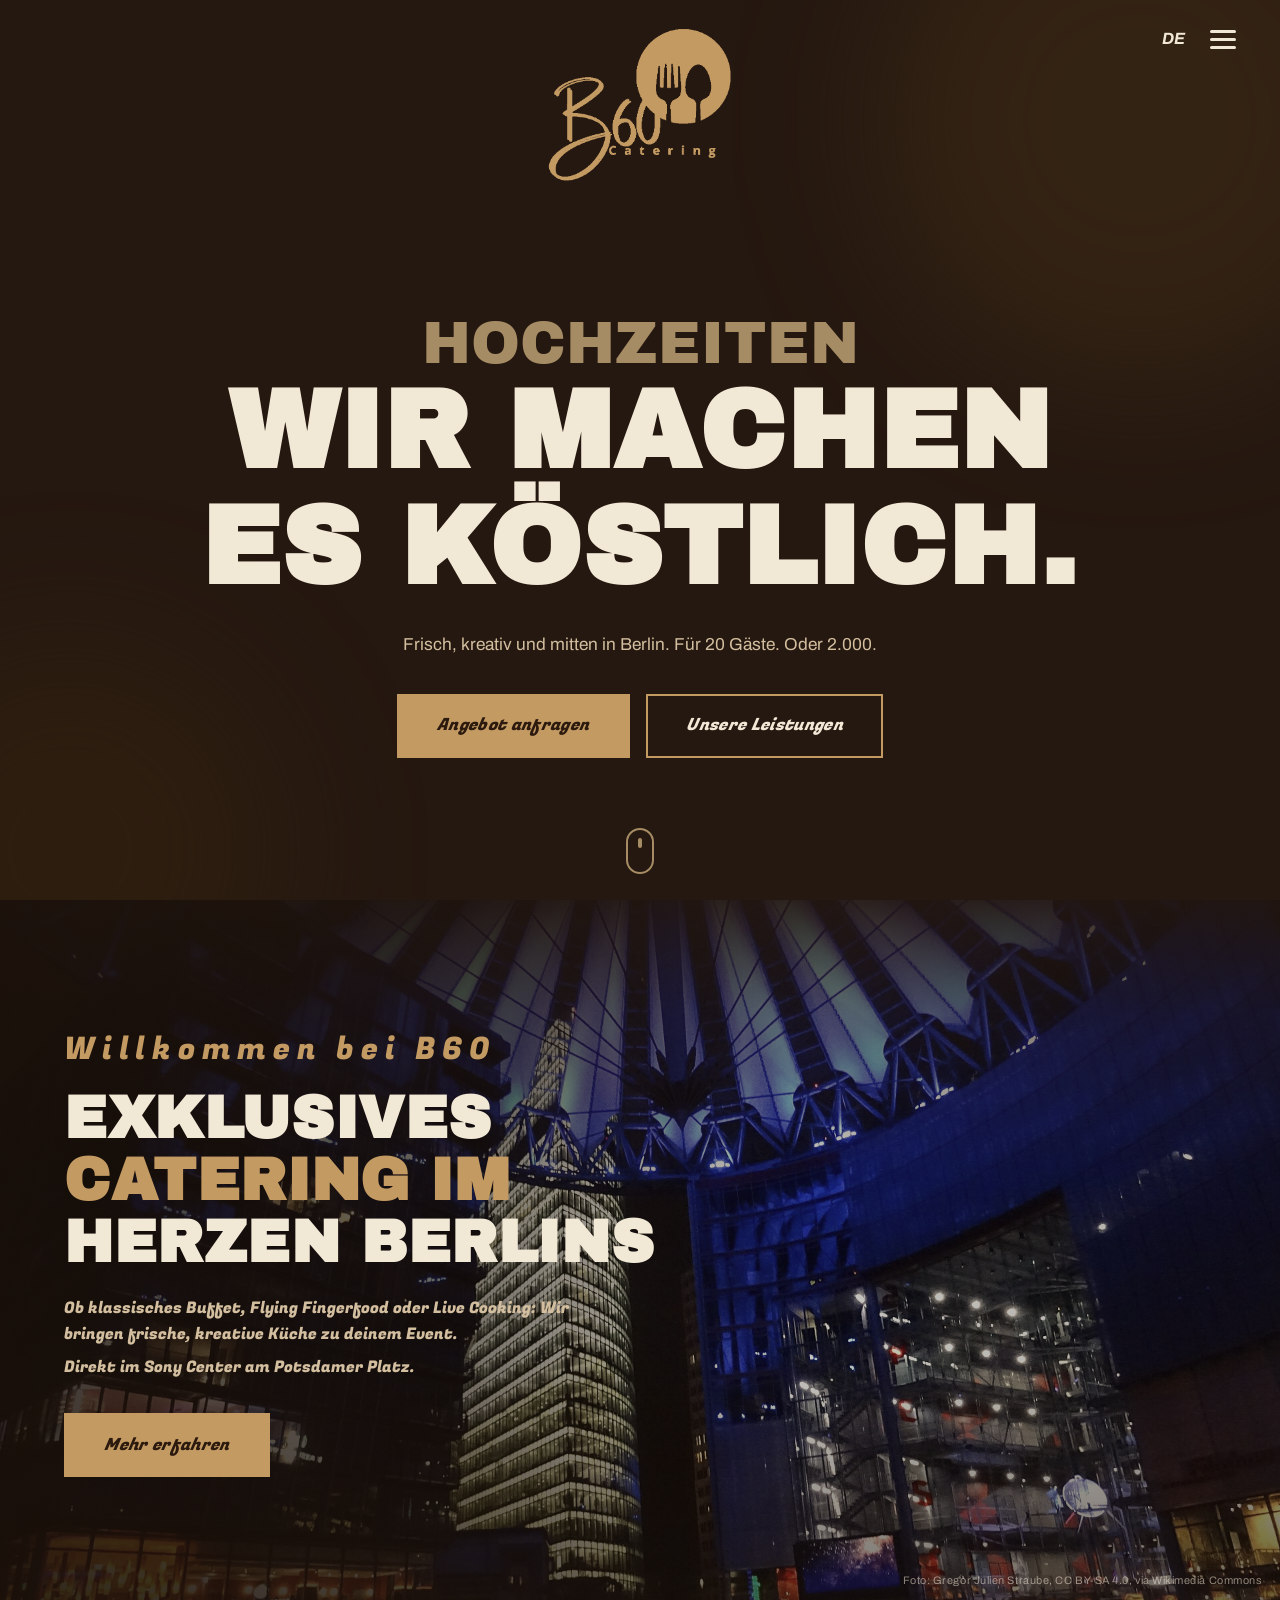
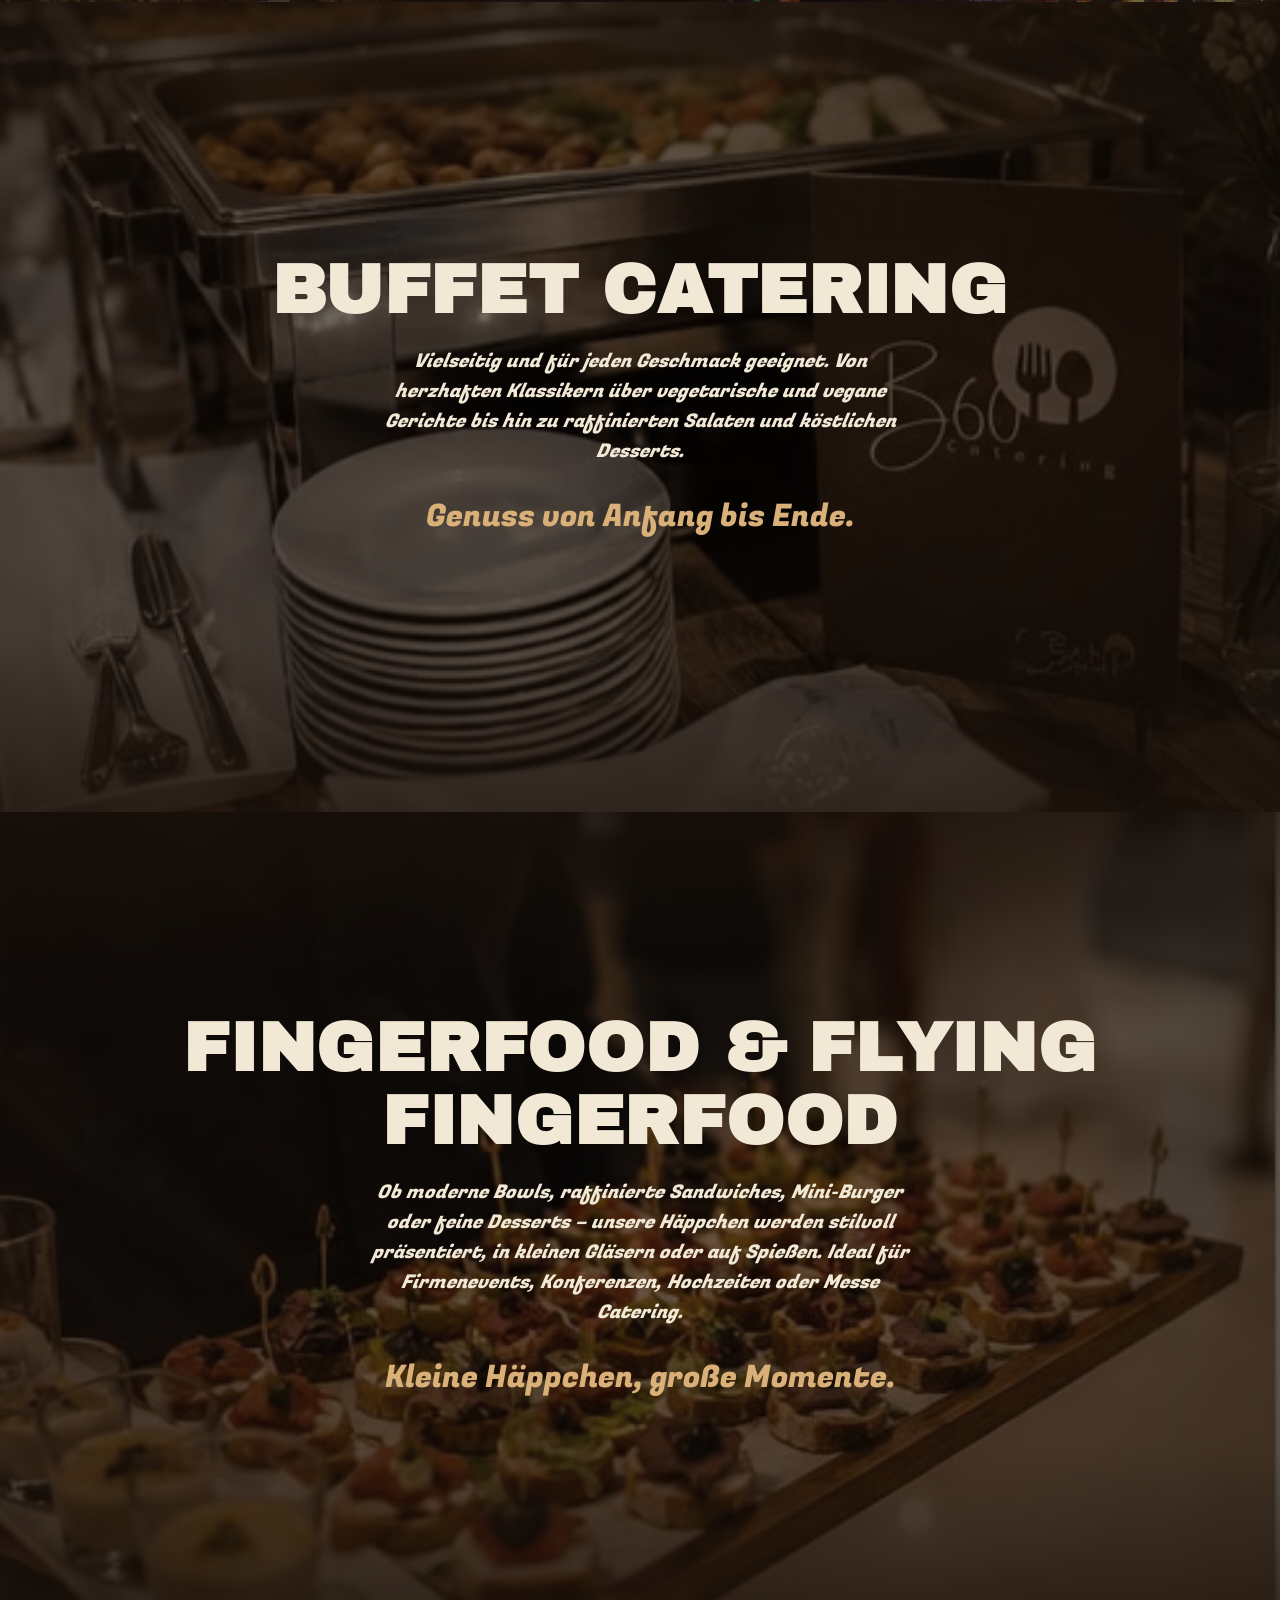
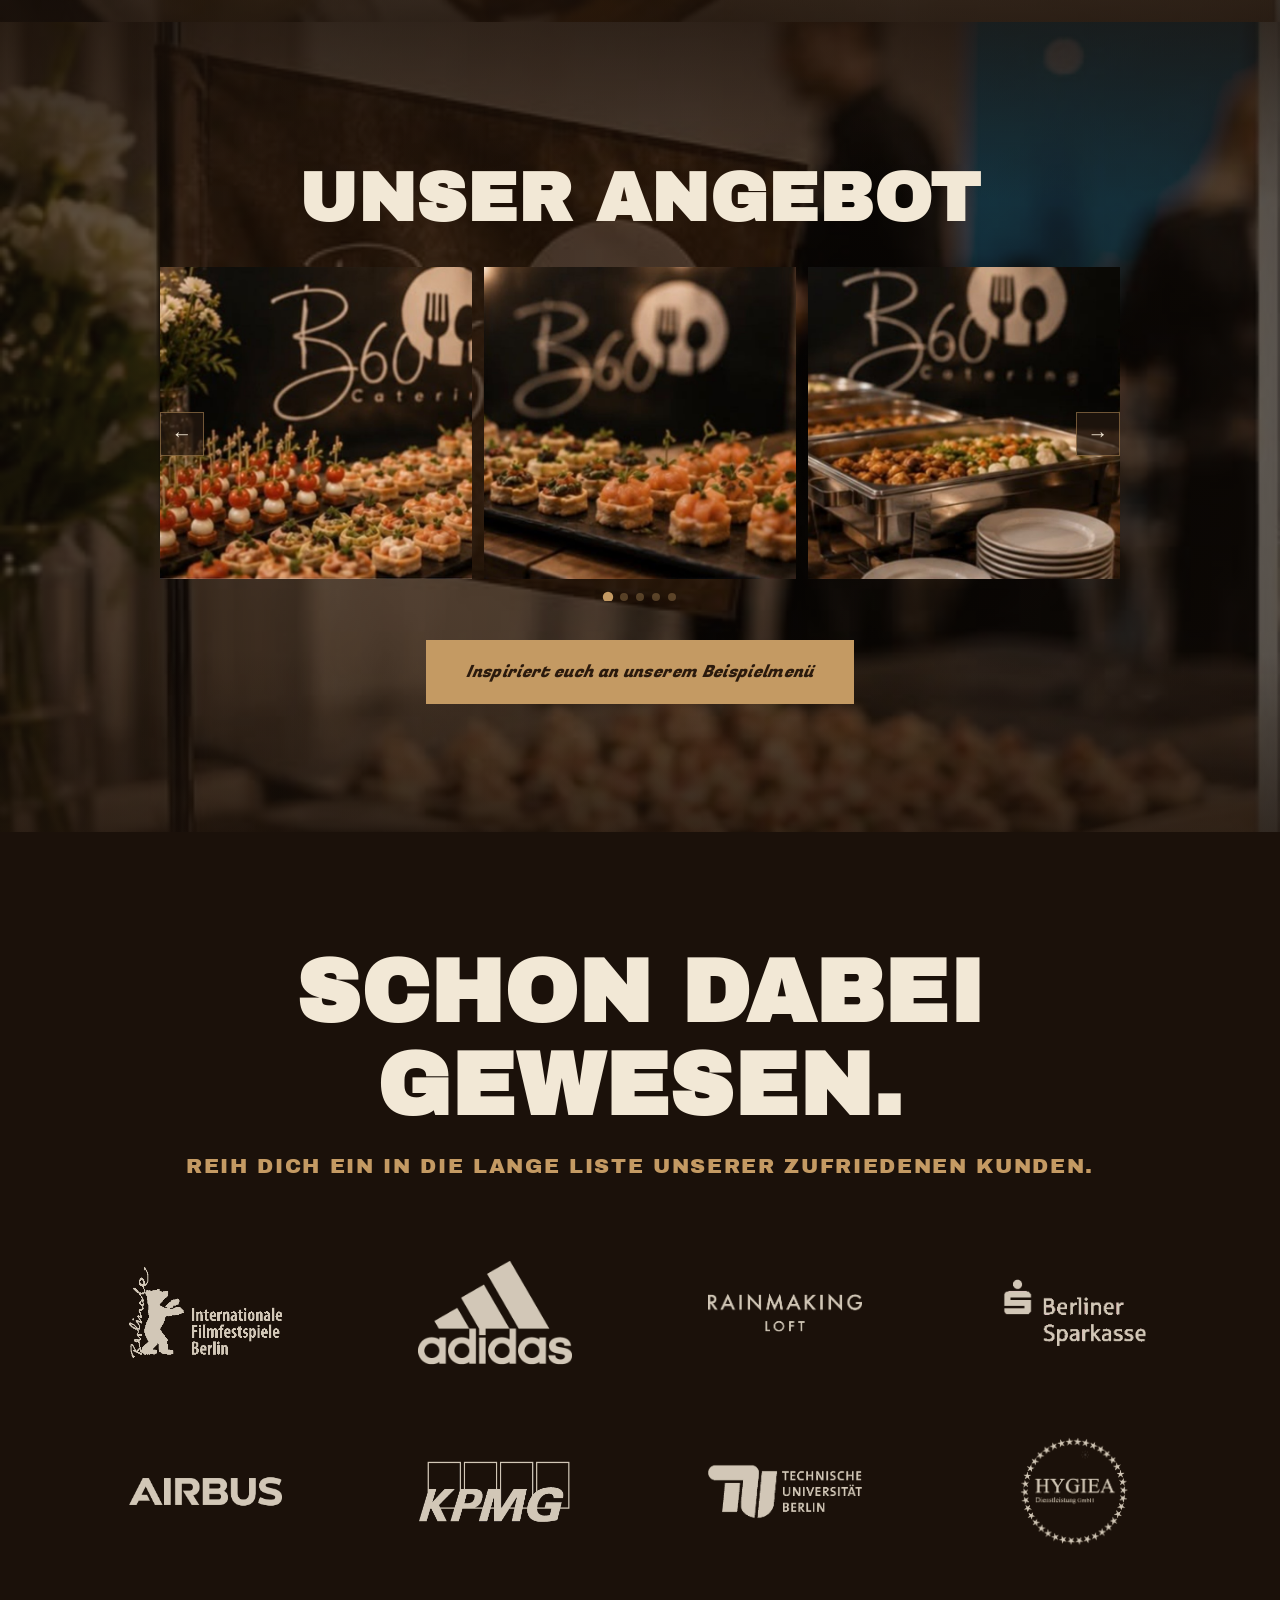
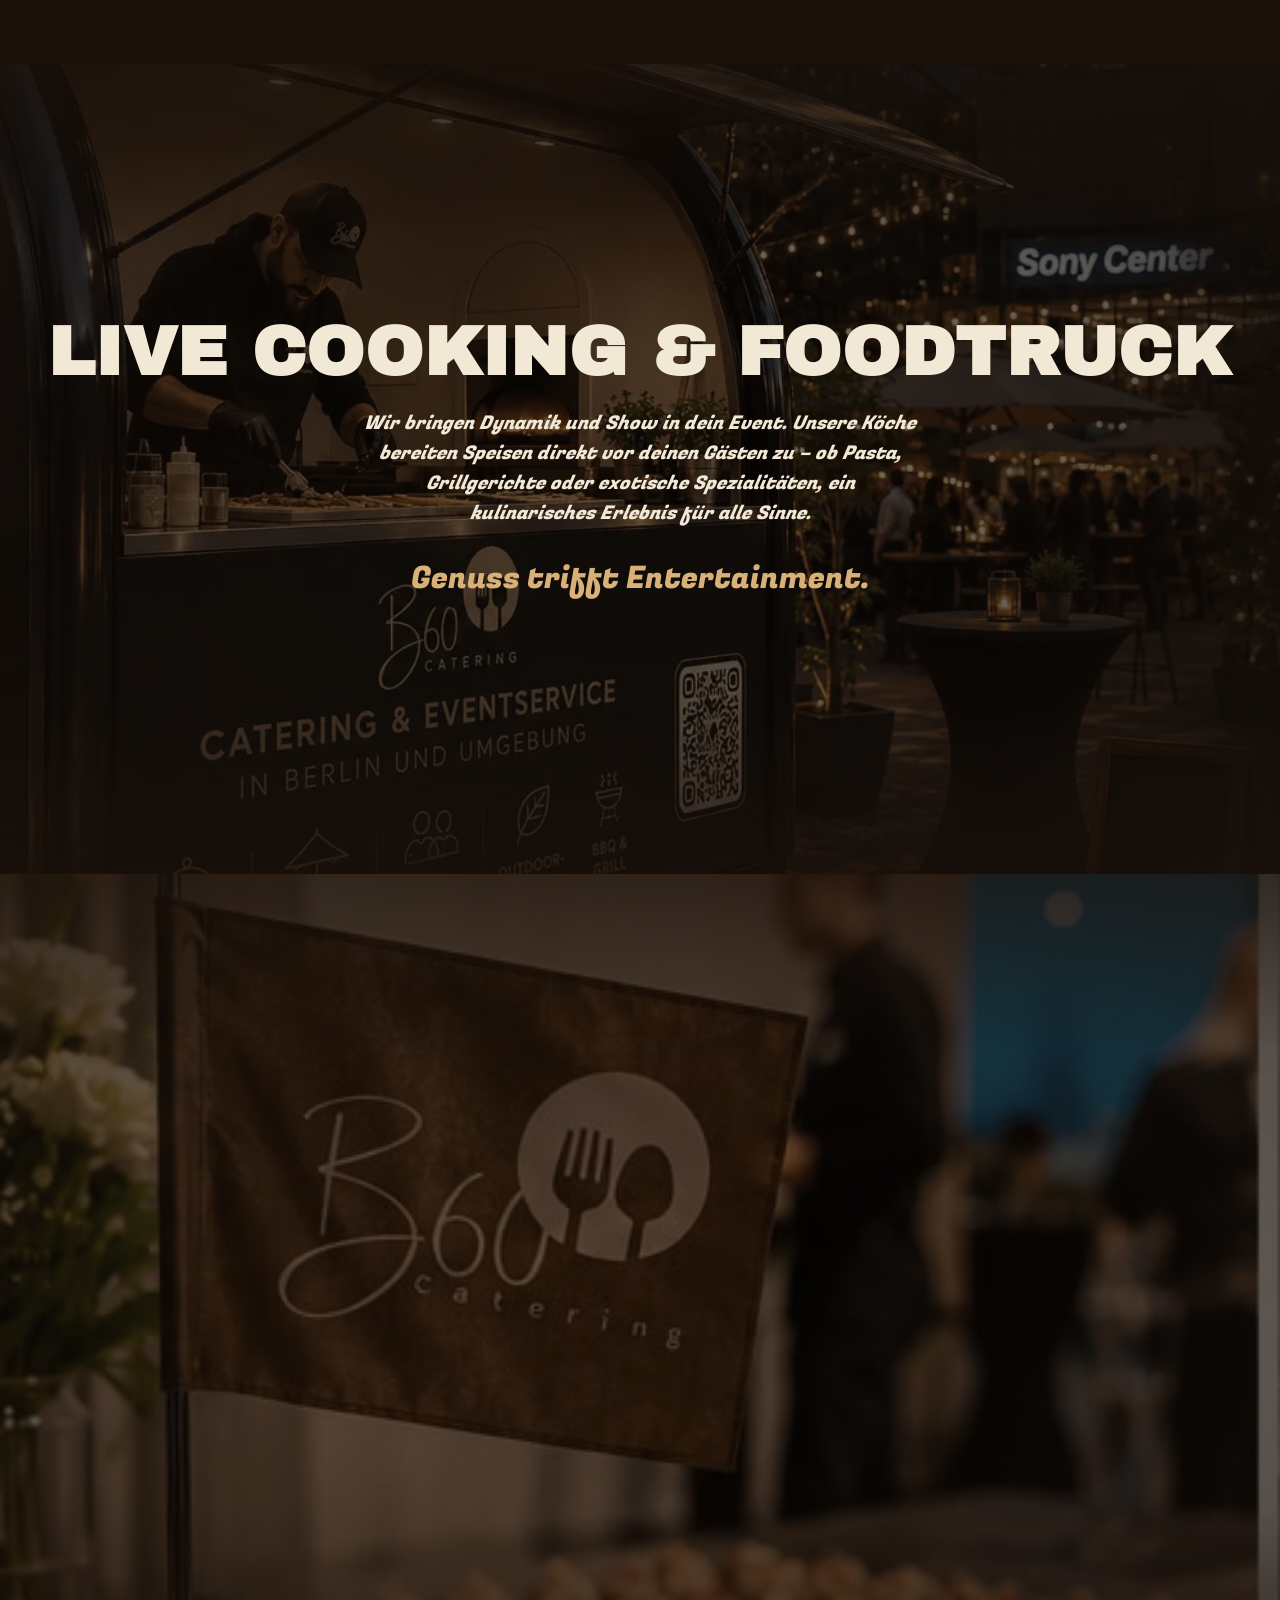
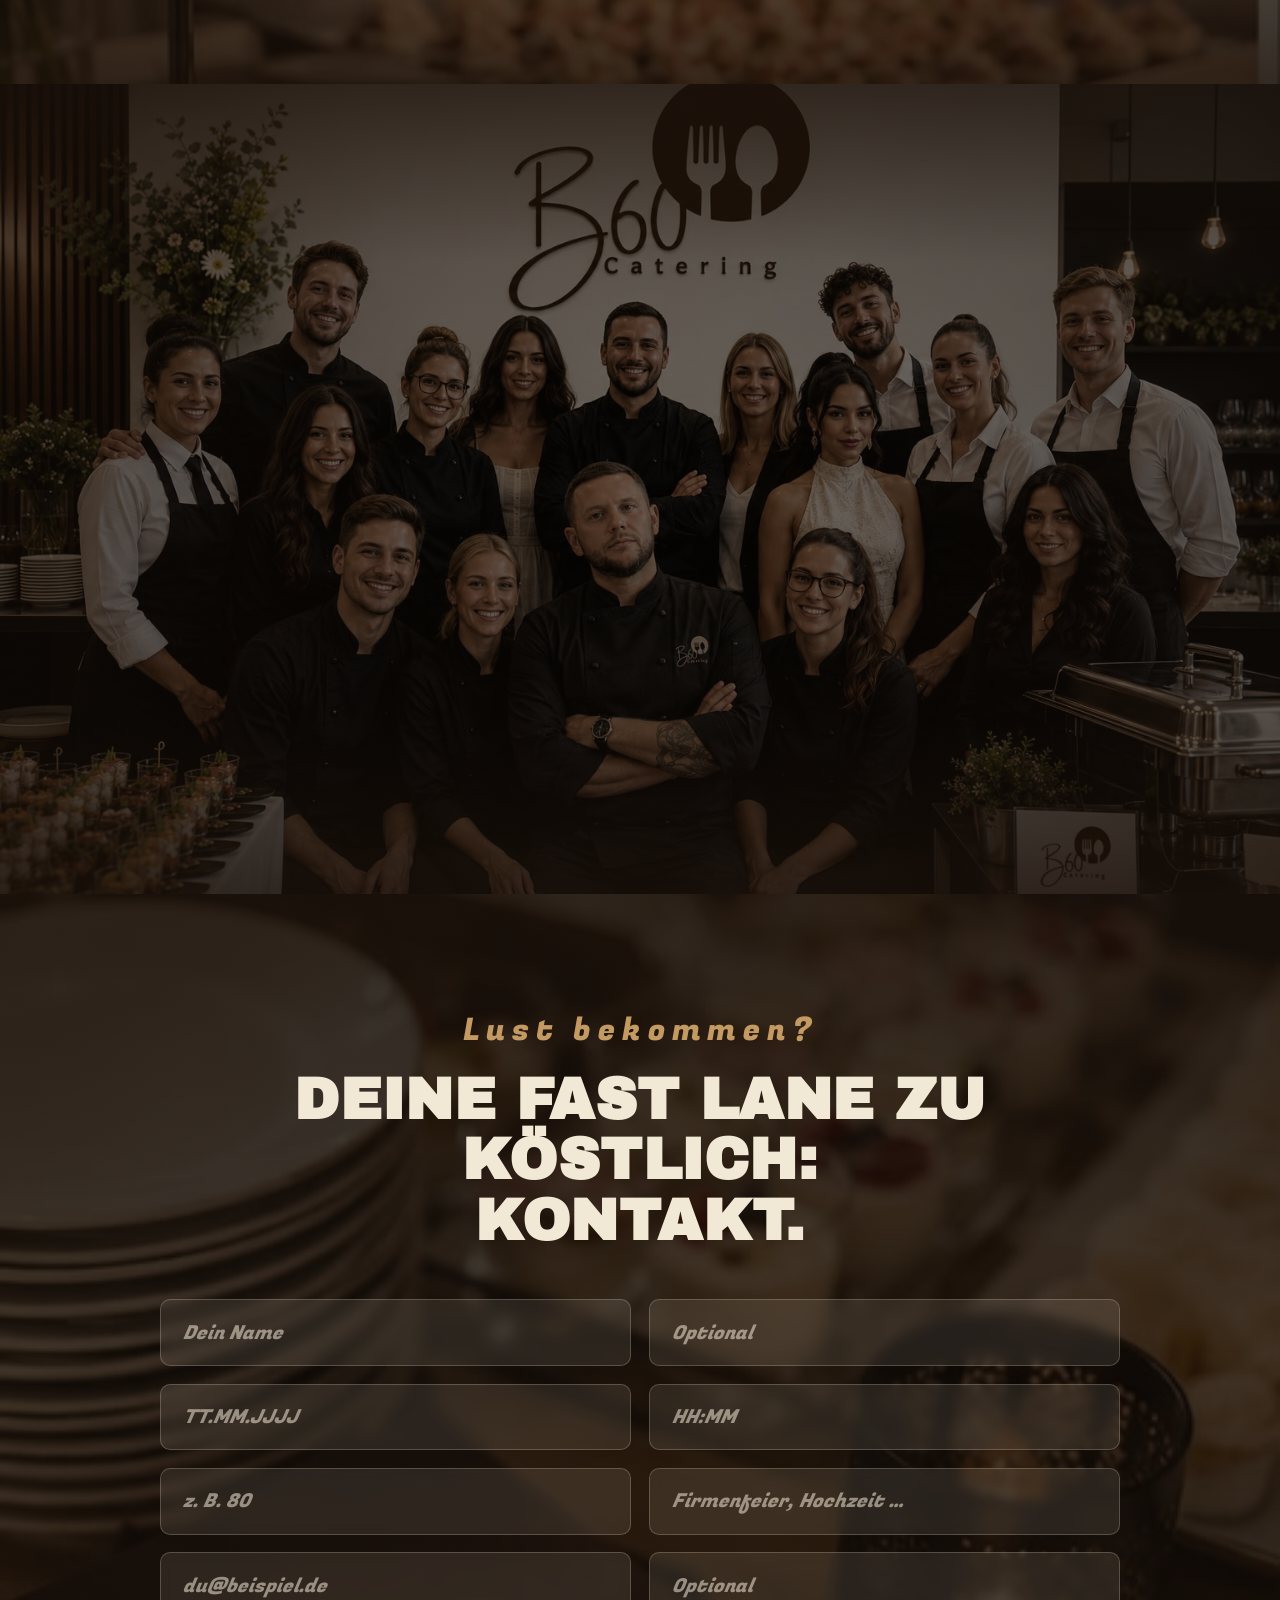
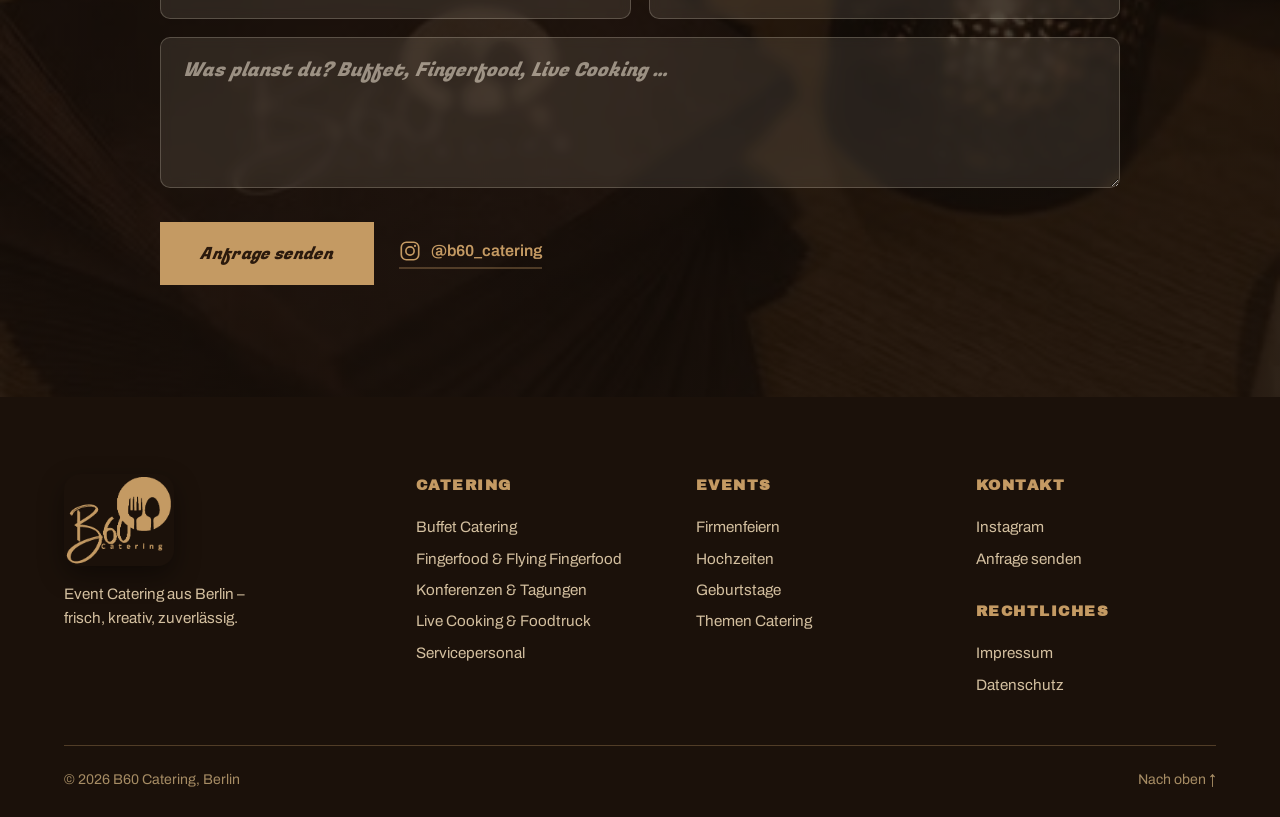
<file: index.html>
<!DOCTYPE html>
<html lang="de">
<head>
  <meta charset="UTF-8">
  <meta name="viewport" content="width=device-width, initial-scale=1.0">
  <title>B60 Catering | Event Catering Berlin – Buffet, Fingerfood & Live Cooking</title>
  <meta name="description" content="B60 Catering – Berlins Catering-Service für Firmenfeiern, Hochzeiten, Konferenzen & Events. Buffet, Flying Fingerfood, Live Cooking und Servicepersonal.">
  <link rel="preconnect" href="https://fonts.googleapis.com">
  <link rel="preconnect" href="https://fonts.gstatic.com" crossorigin>
<link href="https://fonts.googleapis.com/css2?family=Archivo:wght@400;500;600&family=Archivo+Black&family=Great+Vibes&display=swap" rel="stylesheet"> 
  <link href="https://fonts.googleapis.com/css2?family=Fugaz+One&display=swap" rel="stylesheet">
  
<link rel="stylesheet" href="styles.css">
</head>
<body>

  <!-- ===== Header: zentriertes Logo wie Vorlage ===== -->
  <header class="site-header" id="top">
    <a class="brand" href="#top" aria-label="B60 Catering – zur Startseite">
      <img class="brand-logo" src="logo-b60-catering.png" alt="B60 Catering">
    </a>
  </header>

  <div class="header-tools">
    <span class="lang" title="Sprache">DE</span>
    <button class="nav-toggle" id="navToggle" aria-label="Menü öffnen">
      <span></span><span></span><span></span>
    </button>
  </div>

  <nav class="main-nav" id="mainNav">
    <a href="#leistungen">Leistungen</a>
    <a href="#events">Events</a>
    <a href="#berlin">Berlin</a>
    <a href="#kunden">Kunden</a>
    <a href="#kontakt" class="nav-cta">Angebot anfragen</a>
  </nav>

  <!-- ===== Hero ===== -->
  <section class="hero">
    <div class="hero-blob hero-blob--1"></div>
    <div class="hero-blob hero-blob--2"></div>

    <div class="hero-inner">
      <div class="hero-rotator" aria-live="polite">
        <span class="hero-word is-active">Firmenfeiern</span>
        <span class="hero-word">Hochzeiten</span>
        <span class="hero-word">Konferenzen</span>
        <span class="hero-word">Geburtstage</span>
        <span class="hero-word">Messen</span>
        <span class="hero-word">Live Cooking</span>
      </div>
      <h1 class="hero-claim">Wir machen<br>es köstlich.</h1>
      <p class="hero-sub">Frisch, kreativ und mitten in Berlin. Für 20 Gäste. Oder 2.000.</p>
      <div class="hero-actions">
        <a class="btn btn--solid" href="#kontakt">Angebot anfragen</a>
        <a class="btn btn--ghost" href="#leistungen">Unsere Leistungen</a>
      </div>
    </div>

    <a class="scroll-hint" href="#berlin" aria-label="Nach unten scrollen">
      <span></span>
    </a>
  </section>

    <!-- ===== Marquee 
  <div class="marquee" aria-hidden="true">
    <div class="marquee-track">
      <span>Event Catering</span><i>✦</i><span>Firmenfeiern</span><i>✦</i><span>Hochzeiten</span><i>✦</i><span>Geburtstage</span><i>✦</i><span>Baby Partys</span><i>✦</i><span>Trauer Catering</span><i>✦</i><span>Baustellen Catering</span><i>✦</i><span>Themen Catering</span><i>✦</i>
      <span>Event Catering</span><i>✦</i><span>Firmenfeiern</span><i>✦</i><span>Hochzeiten</span><i>✦</i><span>Geburtstage</span><i>✦</i><span>Baby Partys</span><i>✦</i><span>Trauer Catering</span><i>✦</i><span>Baustellen Catering</span><i>✦</i><span>Themen Catering</span><i>✦</i>
    </div>
  </div> ===== -->

  <!-- ===== Willkommen / Sony Center: Vollbild-Banner direkt nach dem Hero ===== -->
  <section class="berlin" id="berlin">
    <img class="berlin-bg" src="images/sony-center-nacht.jpg" alt="Das Forum des Sony Centers am Potsdamer Platz bei Nacht">
    <div class="berlin-overlay" aria-hidden="true"></div>
    <div class="berlin-content reveal">
      <p class="script-accent">Willkommen bei B60</p>
      <h2>Exklusives<br><span class="gold">Catering im</span><br>Herzen Berlins</h2>
      <p class="berlin-lead">Ob klassisches Buffet, Flying Fingerfood oder Live Cooking:
        Wir bringen frische, kreative Küche zu deinem Event.</p>
      <p class="berlin-lead">Direkt im Sony Center am Potsdamer Platz.</p>
      <a class="btn btn--solid" href="#leistungen">Mehr erfahren</a>
    </div>
    <span class="berlin-credit">Foto: Gregor Julien Straube, CC BY-SA 4.0, via Wikimedia Commons</span>
  </section>

  <!-- ===== Leistungen: full-bleed Content-Slides wie Vorlage ===== -->
  <section class="slides" id="leistungen">
    <article class="slide">
      <img class="slide-bg" src="images/catering-bild-3.jpeg" alt="Buffet mit Chafing Dishes und B60 Catering Karte" loading="lazy">
      <div class="slide-overlay" aria-hidden="true"></div>
      <div class="slide-content reveal">
        <h3>Buffet Catering</h3>
        <p class="slide-desc">Vielseitig und für jeden Geschmack geeignet. Von herzhaften Klassikern über vegetarische und vegane
          Gerichte bis hin zu raffinierten Salaten und köstlichen Desserts.</p>
        <p class="slide-tagline">Genuss von Anfang bis Ende.</p>
      </div>
    </article>

    <article class="slide">
      <img class="slide-bg" src="images/catering-bild-1.jpeg" alt="Servicekraft trägt ein Tablett mit Fingerfood-Häppchen" loading="lazy">
      <div class="slide-overlay" aria-hidden="true"></div>
      <div class="slide-content reveal">
        <h3>Fingerfood &amp; Flying Fingerfood</h3>
        <p class="slide-desc">Ob moderne Bowls, raffinierte Sandwiches, Mini-Burger oder feine
          Desserts – unsere Häppchen werden stilvoll präsentiert, in kleinen Gläsern oder auf
          Spießen. Ideal für Firmenevents, Konferenzen, Hochzeiten oder Messe Catering.</p>
        <p class="slide-tagline">Kleine Häppchen, große Momente.</p>
      </div>
    </article>

    <article class="slide">
      <img class="slide-bg" src="images/catering-bild-4.jpeg" alt="B60 Catering Fahne neben Canapés auf einer Konferenz" loading="lazy">
      <div class="slide-overlay" aria-hidden="true"></div>
      <div class="slide-content reveal">
        <h3>Unser Angebot</h3>
        <div class="food-carousel" aria-label="Speisen-Galerie">
          <div class="food-carousel-track">
            <img src="images/food-slider/cropped/food-slide-01.jpg" alt="B60 Catering Fingerfood" loading="lazy">
            <img src="images/food-slider/cropped/food-slide-02.jpg" alt="B60 Catering Lachs-Häppchen" loading="lazy">
            <img src="images/food-slider/cropped/food-slide-03.jpg" alt="B60 Catering Häppchen" loading="lazy">
            <img src="images/food-slider/cropped/food-slide-04.jpg" alt="B60 Catering Desserts" loading="lazy">
            <img src="images/food-slider/cropped/food-slide-05.jpg" alt="B60 Catering Buffet" loading="lazy">
            <img src="images/food-slider/cropped/food-slide-06.jpg" alt="B60 Catering Wraps" loading="lazy">
            <img src="images/food-slider/cropped/food-slide-07.jpg" alt="B60 Catering Speisen" loading="lazy">
          </div>
          <button class="food-carousel-prev" aria-label="Vorheriges Bild">&#8592;</button>
          <button class="food-carousel-next" aria-label="Nächstes Bild">&#8594;</button>
          <div class="food-carousel-dots" aria-hidden="true"></div>
        </div>
        <a class="btn btn--solid" href="menue.html">Inspiriert euch an unserem Beispielmenü</a>
      </div>
    </article>

          <!-- ===== Kunden: große Headline + Logowall wie Vorlage ===== -->
  <section class="clients" id="kunden">
    <div class="clients-head reveal">
      <h2 class="clients-headline">Schon dabei gewesen.</h2>
      <p class="clients-sub">Reih dich ein in die lange Liste unserer zufriedenen Kunden.</p>
    </div>
    <div class="client-wall reveal">
      <span class="client"><img src="images/Kunden/berlinale-logo-catering.png" alt="Berlinale" loading="lazy"></span>
      <span class="client"><img src="images/Kunden/adidas-logo-catering.png" alt="ADIDAS Fanmeile 2024" loading="lazy"></span>
      <span class="client"><img src="images/Kunden/rainmaking-loft-logo-catering.png" alt="Rainmaking Loft Berlin" loading="lazy"></span>
      <span class="client"><img src="images/Kunden/berliner-sparkasse-logo-catering.png" alt="Berliner Sparkasse" loading="lazy"></span>
      <span class="client"><img src="images/Kunden/airbus-logo-catering.png" alt="Airbus" loading="lazy"></span>
      <span class="client"><img src="images/Kunden/kpmg-logo-catering.png" alt="KPMG Berlin" loading="lazy"></span>
      <span class="client"><img src="images/Kunden/tu-logo-catering.png" alt="Technische Universität Berlin" loading="lazy"></span>
      <span class="client"><img src="images/Kunden/hygiea-logo-catering.png" alt="Hygiea GmbH" loading="lazy"></span>
    </div>
  </section>

      <article class="slide">
      <img class="slide-bg" src="images/catering-foodtruck.webp" alt="Frisch zubereitete Roastbeef-Crostini in Nahaufnahme" loading="lazy">
      <div class="slide-overlay" aria-hidden="true"></div>
      <div class="slide-content reveal">
        <h3>Live Cooking &amp; Foodtruck</h3>
        <p class="slide-desc">Wir bringen Dynamik und Show in dein Event. Unsere Köche bereiten
          Speisen direkt vor deinen Gästen zu – ob Pasta, Grillgerichte oder exotische
          Spezialitäten, ein kulinarisches Erlebnis für alle Sinne.</p>
        <p class="slide-tagline">Genuss trifft Entertainment.</p>
      </div>
    </article>

    <article class="slide">
      <img class="slide-bg" src="images/catering-bild-4.jpeg" alt="B60 Catering Fahne neben Canapés auf einer Konferenz" loading="lazy">
      <div class="slide-overlay" aria-hidden="true"></div>
      <div class="slide-content reveal">
        <h3>Seminare, Konferenzen &amp; Tagungen</h3>
        <p class="slide-desc">Vom Frühstück über Lunch bis zu Snacks und Abendbuffets bist du den
          ganzen Tag bestens versorgt. Frisch, ausgewogen und flexibel gestaltet – damit deine
          Veranstaltung auch kulinarisch überzeugt.</p>
        <p class="slide-tagline">Den ganzen Tag bestens versorgt.</p>
      </div>
    </article>

    <article class="slide">
      <img class="slide-bg" src="images/catering-team.jpeg" alt="Eingedeckte Eventfläche mit Fingerfood, Sekt und B60 Aufsteller" loading="lazy">
      <div class="slide-overlay" aria-hidden="true"></div>
      <div class="slide-content reveal">
        <h3>Bester Service</h3>
        <p class="slide-desc">Unser Team kümmert sich aufmerksam und freundlich um deine Gäste –
          von der Begrüßung bis zum letzten Drink. So genießt du dein Event entspannt, während
          wir uns zuverlässig um den Service kümmern.</p>
        <p class="slide-tagline">Entspannt feiern, professionell betreut.</p>
      </div>
    </article>
  </section>

  <!-- ===== Kontakt: Formular über Foto wie Vorlage ===== -->
  <section class="contact" id="kontakt">
    <img class="contact-bg" src="images/catering-bild-2.jpeg" alt="" aria-hidden="true">
    <div class="contact-overlay" aria-hidden="true"></div>
    <div class="contact-inner reveal">
      <div class="contact-head">
        <p class="script-accent">Lust bekommen?</p>
        <h2>Deine Fast Lane zu köstlich:<br>Kontakt.</h2>
      </div>
      <form class="contact-form" id="contactForm">
        <div class="form-row">
          <label><span>Name</span>
            <input type="text" name="name" placeholder="Dein Name" required>
          </label>
          <label><span>Firma</span>
            <input type="text" name="firma" placeholder="Optional">
          </label>
        </div>
        <div class="form-row">
          <label><span>Datum</span>
            <input type="text" name="datum" placeholder="TT.MM.JJJJ" inputmode="numeric" autocomplete="off">
          </label>
          <label><span>Uhrzeit</span>
            <input type="text" name="uhrzeit" placeholder="HH:MM" inputmode="numeric" autocomplete="off">
          </label>
        </div>
        <div class="form-row">
          <label><span>Gäste</span>
            <input type="number" name="gaeste" placeholder="z. B. 80" min="1">
          </label>
          <label><span>Event-Art</span>
            <input type="text" name="art" placeholder="Firmenfeier, Hochzeit …">
          </label>
        </div>
        <div class="form-row">
          <label><span>E-Mail</span>
            <input type="email" name="email" placeholder="du@beispiel.de" required>
          </label>
          <label><span>Telefon</span>
            <input type="tel" name="telefon" placeholder="Optional">
          </label>
        </div>
        <label class="form-full"><span>Deine Anfrage</span>
          <textarea name="nachricht" rows="4" placeholder="Was planst du? Buffet, Fingerfood, Live Cooking …" required></textarea>
        </label>
        <div class="form-foot">
          <button type="submit" class="btn btn--solid">Anfrage senden</button>
          <a class="insta-link" href="https://www.instagram.com/b60_catering" target="_blank" rel="noopener">
            <svg viewBox="0 0 24 24" fill="none" stroke="currentColor" stroke-width="1.8" aria-hidden="true"><rect x="2.5" y="2.5" width="19" height="19" rx="5.5"/><circle cx="12" cy="12" r="4.5"/><circle cx="17.5" cy="6.5" r="1.2" fill="currentColor" stroke="none"/></svg>
            @b60_catering
          </a>
        </div>
        <p class="form-success" id="formSuccess">Danke! Deine Anfrage ist angekommen – wir melden uns in Kürze. ✦</p>
      </form>
    </div>
  </section>

  <!-- ===== Footer ===== -->
  <footer class="site-footer">
    <div class="footer-grid">
      <div class="footer-col footer-brand">
        <img src="logo-b60-catering.png" alt="B60 Catering Logo">
        <p>Event Catering aus Berlin –<br>frisch, kreativ, zuverlässig.</p>
      </div>
      <div class="footer-col">
        <h4>Catering</h4>
        <a href="#leistungen">Buffet Catering</a>
        <a href="#leistungen">Fingerfood &amp; Flying Fingerfood</a>
        <a href="#leistungen">Konferenzen &amp; Tagungen</a>
        <a href="#leistungen">Live Cooking &amp; Foodtruck</a>
        <a href="#leistungen">Servicepersonal</a>
      </div>
      <div class="footer-col">
        <h4>Events</h4>
        <a href="#events">Firmenfeiern</a>
        <a href="#events">Hochzeiten</a>
        <a href="#events">Geburtstage</a>
        <a href="#events">Themen Catering</a>
      </div>
      <div class="footer-col">
        <h4>Kontakt</h4>
        <a href="https://www.instagram.com/b60_catering" target="_blank" rel="noopener">Instagram</a>
        <a href="#kontakt">Anfrage senden</a>
        <h4 class="footer-legal-head">Rechtliches</h4>
        <a href="impressum.html">Impressum</a>
        <a href="#">Datenschutz</a>
      </div>
    </div>
    <div class="footer-bottom">
      <span>© 2026 B60 Catering, Berlin</span>
      <a href="#top">Nach oben ↑</a>
    </div>
  </footer>

  <script src="script.js"></script>
</body>
</html>
</file>
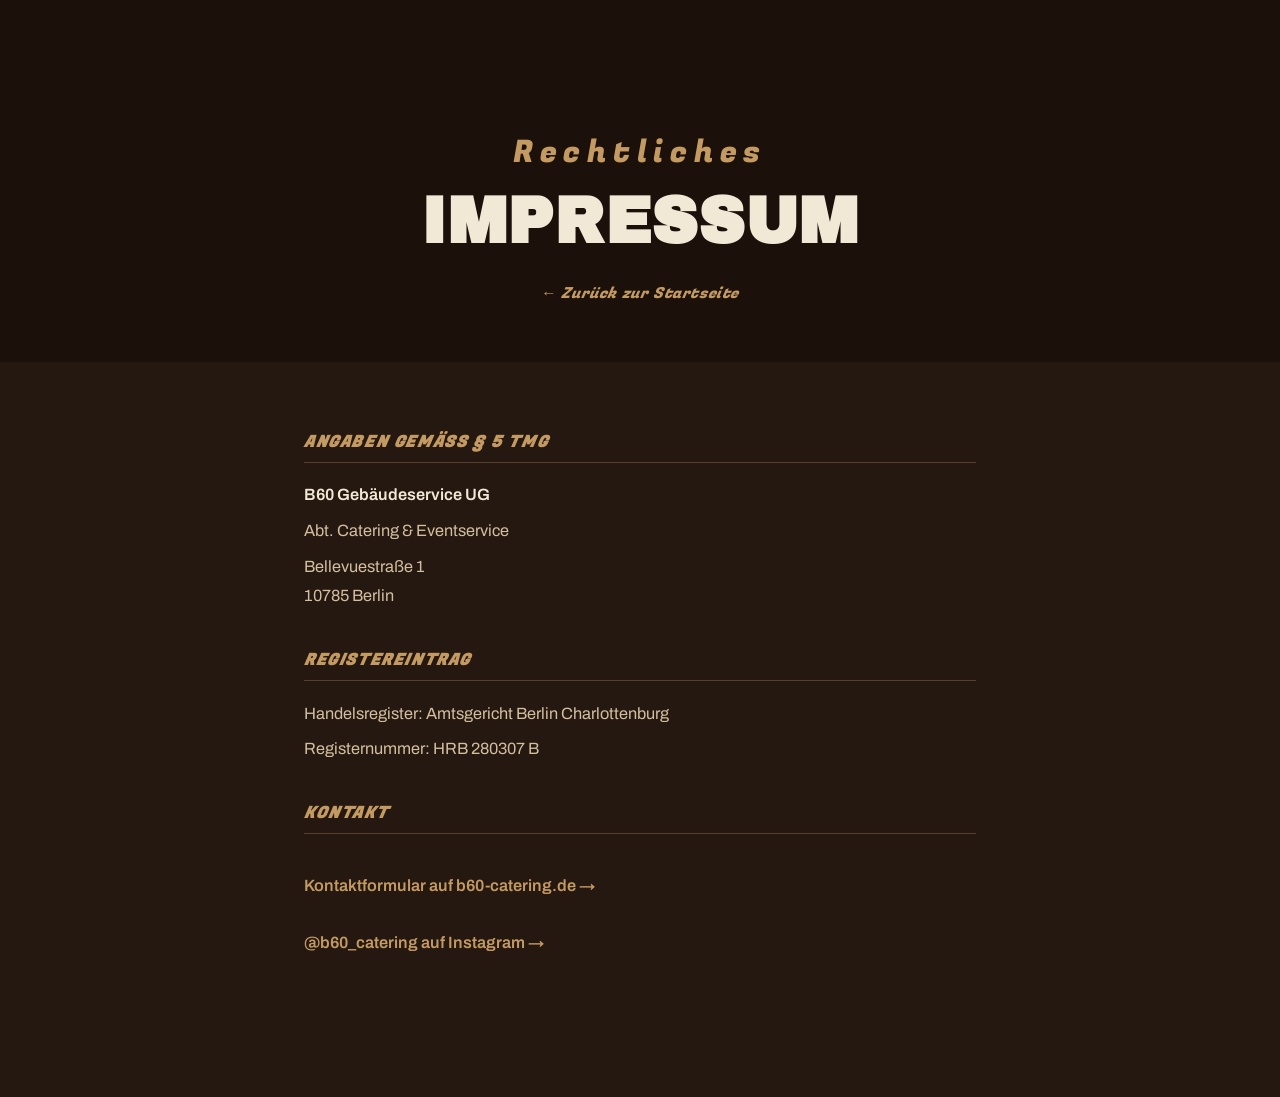
<file: impressum.html>
<!DOCTYPE html>
<html lang="de">
<head>
  <meta charset="UTF-8">
  <meta name="viewport" content="width=device-width, initial-scale=1.0">
  <title>Impressum | B60 Catering</title>
  <meta name="robots" content="noindex">
  <link rel="preconnect" href="https://fonts.googleapis.com">
  <link rel="preconnect" href="https://fonts.gstatic.com" crossorigin>
  <link href="https://fonts.googleapis.com/css2?family=Archivo:wght@400;500;600&family=Archivo+Black&family=Great+Vibes&display=swap" rel="stylesheet">
  <link href="https://fonts.googleapis.com/css2?family=Fugaz+One&display=swap" rel="stylesheet">
  <link rel="stylesheet" href="styles.css">
  <style>
    .legal-page { background: var(--bg); }

    .legal-hero {
      padding: clamp(6rem, 12vw, 8rem) 1.5rem clamp(2.5rem, 5vw, 3.5rem);
      text-align: center;
      background: var(--bg-deep);
    }
    .legal-hero .script-accent { margin-bottom: 0.7rem; }
    .legal-hero h1 {
      font-family: var(--font-display);
      text-transform: uppercase;
      font-size: clamp(2.4rem, 6vw, 4rem);
      color: var(--text);
    }
    .legal-back {
      display: inline-flex;
      align-items: center;
      gap: 0.5rem;
      margin-top: 1.6rem;
      font-family: "Fugaz One", sans-serif;
      font-style: italic;
      letter-spacing: 0.04em;
      color: var(--gold);
      text-decoration: none;
      font-size: 0.95rem;
      transition: color 0.25s ease;
    }
    .legal-back:hover { color: var(--gold-bright); }

    .legal-body {
      max-width: 720px;
      margin: 0 auto;
      padding: clamp(3rem, 6vw, 4.5rem) 1.5rem clamp(4rem, 8vw, 6rem);
    }
    .legal-block { margin-bottom: 2.6rem; }
    .legal-block h2 {
      font-family: "Fugaz One", sans-serif;
      font-style: italic;
      letter-spacing: 0.1em;
      text-transform: uppercase;
      color: var(--gold);
      font-size: 1rem;
      padding-bottom: 0.7rem;
      margin-bottom: 1.1rem;
      border-bottom: 1px solid var(--line);
    }
    .legal-block p {
      color: var(--text-soft);
      font-size: 1.02rem;
      line-height: 1.8;
    }
    .legal-block p + p { margin-top: 0.4rem; }
    .legal-block strong { color: var(--text); font-weight: 600; }
  </style>
</head>
<body class="legal-page">

  <section class="legal-hero">
    <p class="script-accent">Rechtliches</p>
    <h1>Impressum</h1>
    <a class="legal-back" href="index.html">&#8592; Zurück zur Startseite</a>
  </section>

  <div class="legal-body">
    <div class="legal-block">
      <h2>Angaben gemäß § 5 TMG</h2>
      <p><strong>B60 Gebäudeservice UG</strong></p>
      <p>Abt. Catering &amp; Eventservice</p>
      <p>Bellevuestraße 1<br>10785 Berlin</p>
    </div>

    <div class="legal-block">
      <h2>Registereintrag</h2>
      <p>Handelsregister: Amtsgericht Berlin Charlottenburg</p>
      <p>Registernummer: HRB 280307 B</p>
    </div>

    <div class="legal-block">
      <h2>Kontakt</h2>
      <p><a class="text-link" href="index.html#kontakt" style="border-bottom:none;">Kontaktformular auf b60-catering.de</a></p>
      <p><a class="text-link" href="https://instagram.com/b60_catering" target="_blank" rel="noopener" style="border-bottom:none;">@b60_catering auf Instagram</a></p>
    </div>
  </div>

</body>
</html>
</file>
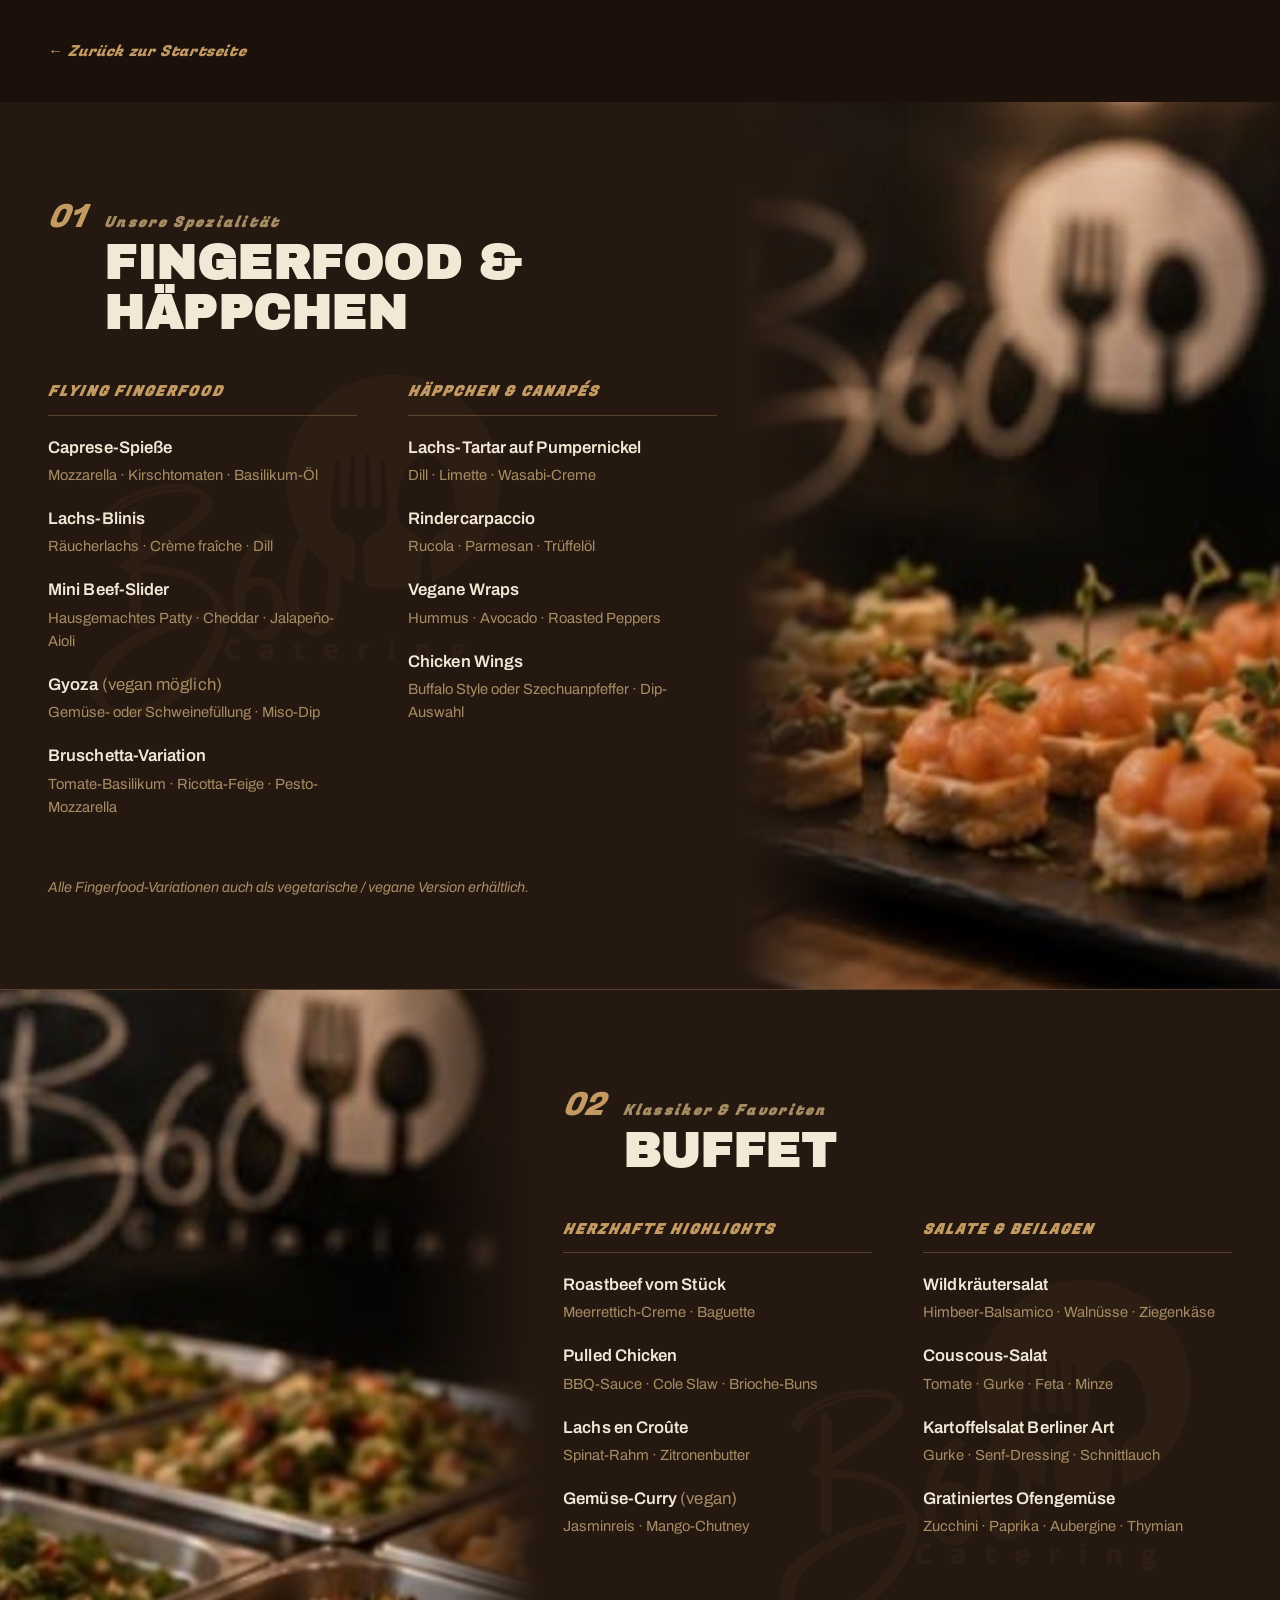
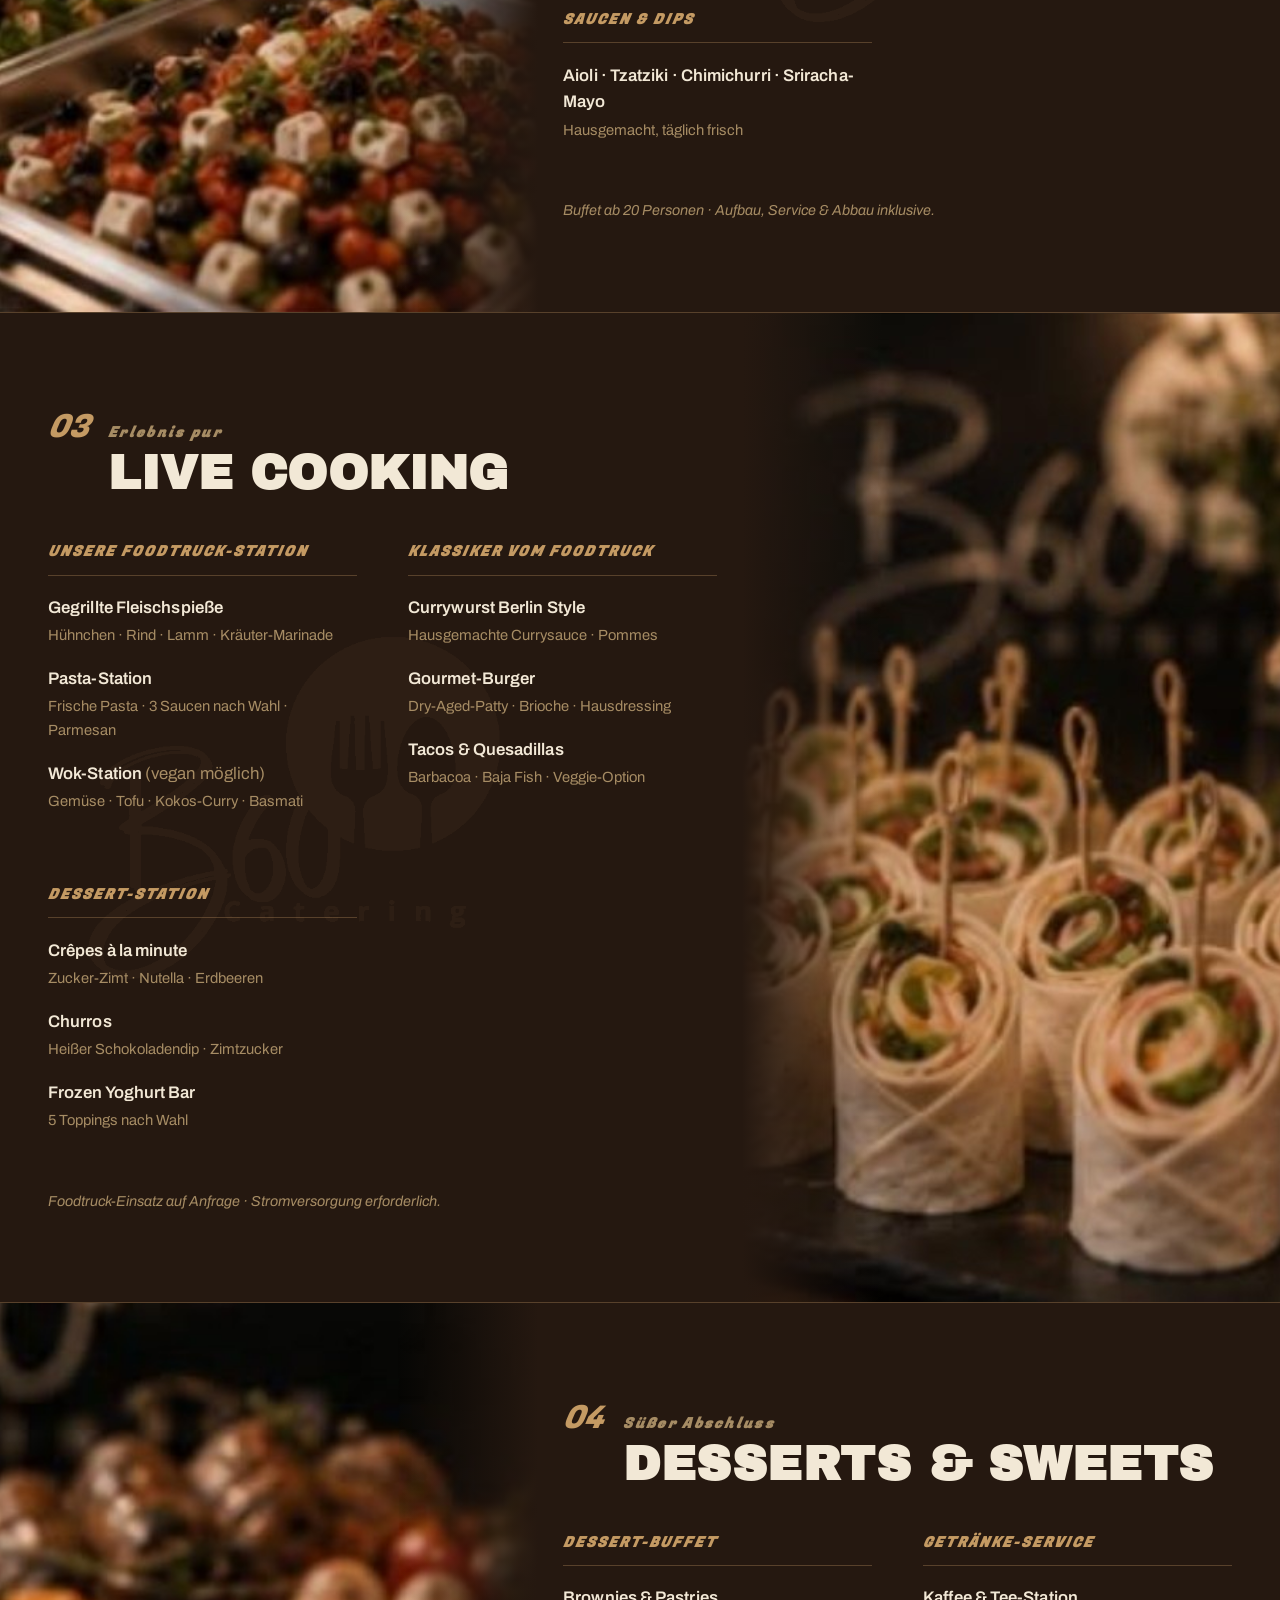
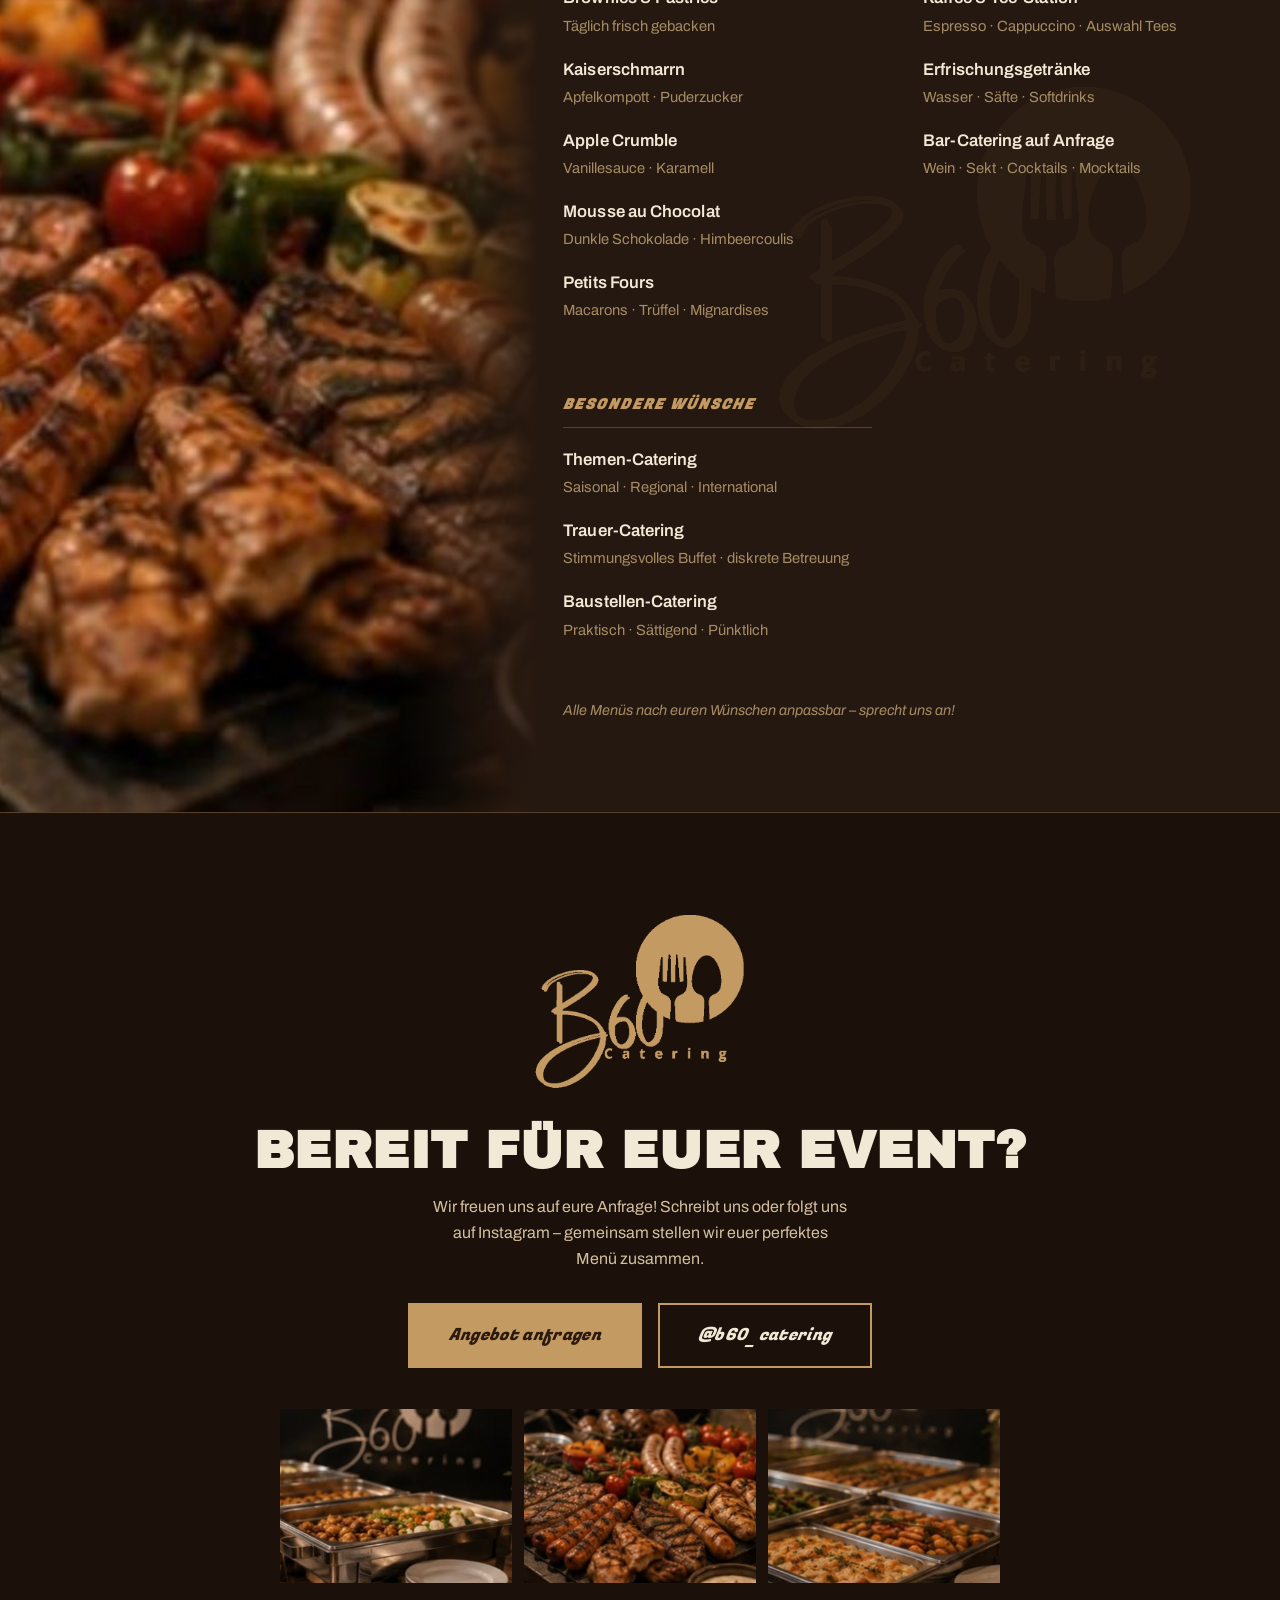
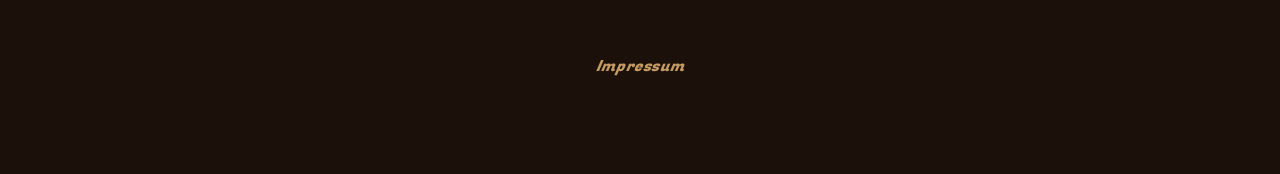
<file: menue.html>
<!DOCTYPE html>
<html lang="de">
<head>
  <meta charset="UTF-8">
  <meta name="viewport" content="width=device-width, initial-scale=1.0">
  <title>B60 Catering | Beispielmenü – Fingerfood, Buffet, Live Cooking & Desserts</title>
  <meta name="description" content="Das Beispielmenü von B60 Catering: Flying Fingerfood, herzhaftes Buffet, Live Cooking vom Foodtruck und süße Desserts. Alle Gerichte saisonal anpassbar.">
  <link rel="preconnect" href="https://fonts.googleapis.com">
  <link rel="preconnect" href="https://fonts.gstatic.com" crossorigin>
  <link href="https://fonts.googleapis.com/css2?family=Archivo:wght@400;500;600&family=Archivo+Black&family=Great+Vibes&display=swap" rel="stylesheet">
  <link href="https://fonts.googleapis.com/css2?family=Fugaz+One&display=swap" rel="stylesheet">
  <link rel="stylesheet" href="styles.css">
  <style>
    /* ===== Beispielmenü – Seiten-spezifisches Styling ===== */
    .menu-page { background: var(--bg); }

    /* --- Topbar mit Rücklink (ersetzt die frühere Hero-Sektion) --- */
    .menu-topbar {
      padding: clamp(1.6rem, 4vw, 2.4rem) clamp(1.5rem, 5vw, 3rem);
      background: var(--bg-deep);
    }
    .menu-back {
      display: inline-flex;
      align-items: center;
      gap: 0.5rem;
      font-family: "Fugaz One", sans-serif;
      font-style: italic;
      letter-spacing: 0.04em;
      color: var(--gold);
      text-decoration: none;
      font-size: 0.95rem;
      transition: color 0.25s ease;
    }
    .menu-back:hover { color: var(--gold-bright); }

    /* --- Menü-Sektionen als Spreads mit angeschnittenem Foto --- */
    .menu-section {
      position: relative;
      overflow: hidden;
      border-bottom: 1px solid var(--line);
    }
    .menu-section:last-of-type { border-bottom: none; }

    .menu-section-inner {
      max-width: 1280px;
      margin: 0 auto;
      padding: clamp(3.5rem, 7vw, 6rem) clamp(1.5rem, 5vw, 3rem);
      position: relative;
      z-index: 2;
    }
    .menu-section--right .menu-section-inner { padding-right: max(3rem, 44%); }
    .menu-section--left  .menu-section-inner { padding-left: max(3rem, 44%); }

    /* Angeschnittenes Foto, blutet zum Bildschirmrand */
    .menu-photo {
      position: absolute;
      top: 0;
      bottom: 0;
      width: min(42vw, 680px);
      background-size: cover;
      background-position: center;
      z-index: 1;
    }
    .menu-section--right .menu-photo { right: 0; }
    .menu-section--left  .menu-photo { left: 0; }
    .menu-photo::before {
      content: "";
      position: absolute;
      inset: 0;
    }
    .menu-section--right .menu-photo::before {
      background: linear-gradient(90deg, var(--bg) 0%, rgba(37,24,16,0) 26%, rgba(37,24,16,0) 100%);
    }
    .menu-section--left .menu-photo::before {
      background: linear-gradient(270deg, var(--bg) 0%, rgba(37,24,16,0) 26%, rgba(37,24,16,0) 100%);
    }

    /* Dezentes Logo-Wasserzeichen hinter dem Text */
    .menu-section-inner::before {
      content: "";
      position: absolute;
      top: 50%;
      width: clamp(280px, 34vw, 460px);
      aspect-ratio: 1 / 1;
      transform: translateY(-50%);
      background: url("logo-b60-catering.png") center/contain no-repeat;
      opacity: 0.05;
      z-index: -1;
      pointer-events: none;
    }
    .menu-section--right .menu-section-inner::before { left: clamp(1rem, 6vw, 5rem); }
    .menu-section--left  .menu-section-inner::before { right: clamp(1rem, 6vw, 5rem); }

    .menu-section-head {
      display: flex;
      align-items: baseline;
      gap: 1.2rem;
      margin-bottom: 2.6rem;
    }
    .menu-section-num {
      font-family: "Fugaz One", sans-serif;
      font-style: italic;
      color: var(--gold);
      font-size: clamp(1.4rem, 3vw, 2rem);
      flex: none;
    }
    .menu-section-title {
      font-family: var(--font-display);
      text-transform: uppercase;
      color: var(--text);
      font-size: clamp(1.8rem, 4.4vw, 3rem);
      line-height: 1.05;
    }
    .menu-section-title small {
      display: block;
      font-family: "Fugaz One", sans-serif;
      font-style: italic;
      text-transform: none;
      color: var(--text-faint);
      font-size: 0.9rem;
      letter-spacing: 0.16em;
      margin-bottom: 0.5rem;
    }

    /* --- Kategorien-Grid --- */
    .menu-cats {
      display: grid;
      grid-template-columns: repeat(auto-fit, minmax(300px, 1fr));
      gap: clamp(2rem, 4vw, 3.2rem);
    }
    .menu-cat h4 {
      font-family: "Fugaz One", sans-serif;
      font-style: italic;
      letter-spacing: 0.14em;
      text-transform: uppercase;
      color: var(--gold);
      font-size: 0.9rem;
      padding-bottom: 0.7rem;
      margin-bottom: 1.2rem;
      border-bottom: 1px solid var(--line);
    }
    .menu-dish { margin-bottom: 1.15rem; }
    .menu-dish-name {
      font-family: var(--font-body);
      font-weight: 600;
      color: var(--text);
      font-size: 1.05rem;
      letter-spacing: 0.005em;
    }
    .menu-dish-desc {
      color: var(--text-faint);
      font-size: 0.92rem;
      margin-top: 0.15rem;
    }

    .menu-foot {
      margin-top: 2.4rem;
      color: var(--text-faint);
      font-style: italic;
      font-size: 0.9rem;
    }

    /* --- Abschluss / CTA --- */
    .menu-cta {
      background: var(--bg-deep);
      text-align: center;
      padding: clamp(4rem, 8vw, 6rem) 1.5rem;
    }
    .menu-cta img { width: clamp(150px, 20vw, 220px); margin: 0 auto 2rem; }
    .menu-cta h2 { color: var(--text); margin-bottom: 1rem; }
    .menu-cta p { color: var(--text-soft); max-width: 46ch; margin: 0 auto 2rem; }
    .menu-cta-actions {
      display: flex;
      gap: 1rem;
      justify-content: center;
      flex-wrap: wrap;
    }

    /* --- Mobil: Foto als Band über dem Text --- */
    @media (max-width: 900px) {
      .menu-section--right .menu-section-inner,
      .menu-section--left  .menu-section-inner {
        padding-left: clamp(1.5rem, 5vw, 3rem);
        padding-right: clamp(1.5rem, 5vw, 3rem);
        padding-top: 280px;
      }
      .menu-photo,
      .menu-section--right .menu-photo,
      .menu-section--left  .menu-photo {
        top: 0;
        left: 0;
        right: 0;
        bottom: auto;
        width: 100%;
        height: 240px;
      }
      .menu-section--right .menu-photo::before,
      .menu-section--left  .menu-photo::before {
        background: linear-gradient(180deg, rgba(37,24,16,0) 55%, var(--bg) 100%);
      }
    }

    /* --- Foto-Reihe im Abschluss --- */
    .menu-photos {
      display: grid;
      grid-template-columns: repeat(3, 1fr);
      gap: 12px;
      max-width: 720px;
      margin: 2.6rem auto 0;
    }
    .menu-photos img {
      width: 100%;
      aspect-ratio: 4 / 3;
      object-fit: cover;
    }
    @media (max-width: 560px) {
      .menu-photos { grid-template-columns: 1fr; max-width: 340px; }
    }

    /* --- Print --- */
    @media print {
      .header-tools, .main-nav, .menu-back, .menu-cta-actions, .menu-topbar { display: none !important; }
      body, .menu-page { background: #fff !important; }
      .menu-cta { background: #1b110a !important; }
      .menu-section { page-break-inside: avoid; }
      * { -webkit-print-color-adjust: exact; print-color-adjust: exact; }
    }
  </style>
</head>
<body class="menu-page">

  <div class="menu-topbar">
    <a class="menu-back" href="index.html">&#8592; Zurück zur Startseite</a>
  </div>

  <!-- ===== 01 Fingerfood ===== -->
  <section class="menu-section menu-section--right">
    <div class="menu-photo" style="background-image:url('images/food-slider/cropped/food-slide-02.jpg')" role="img" aria-label="Flying Fingerfood von B60 Catering"></div>
    <div class="menu-section-inner">
    <div class="menu-section-head">
      <span class="menu-section-num">01</span>
      <h2 class="menu-section-title"><small>Unsere Spezialität</small>Fingerfood &amp; Häppchen</h2>
    </div>
    <div class="menu-cats">
      <div class="menu-cat">
        <h4>Flying Fingerfood</h4>
        <div class="menu-dish"><div class="menu-dish-name">Caprese-Spieße</div><div class="menu-dish-desc">Mozzarella · Kirschtomaten · Basilikum-Öl</div></div>
        <div class="menu-dish"><div class="menu-dish-name">Lachs-Blinis</div><div class="menu-dish-desc">Räucherlachs · Crème fraîche · Dill</div></div>
        <div class="menu-dish"><div class="menu-dish-name">Mini Beef-Slider</div><div class="menu-dish-desc">Hausgemachtes Patty · Cheddar · Jalapeño-Aioli</div></div>
        <div class="menu-dish"><div class="menu-dish-name">Gyoza <span style="font-weight:400;color:var(--text-faint)">(vegan möglich)</span></div><div class="menu-dish-desc">Gemüse- oder Schweinefüllung · Miso-Dip</div></div>
        <div class="menu-dish"><div class="menu-dish-name">Bruschetta-Variation</div><div class="menu-dish-desc">Tomate-Basilikum · Ricotta-Feige · Pesto-Mozzarella</div></div>
      </div>
      <div class="menu-cat">
        <h4>Häppchen &amp; Canapés</h4>
        <div class="menu-dish"><div class="menu-dish-name">Lachs-Tartar auf Pumpernickel</div><div class="menu-dish-desc">Dill · Limette · Wasabi-Creme</div></div>
        <div class="menu-dish"><div class="menu-dish-name">Rindercarpaccio</div><div class="menu-dish-desc">Rucola · Parmesan · Trüffelöl</div></div>
        <div class="menu-dish"><div class="menu-dish-name">Vegane Wraps</div><div class="menu-dish-desc">Hummus · Avocado · Roasted Peppers</div></div>
        <div class="menu-dish"><div class="menu-dish-name">Chicken Wings</div><div class="menu-dish-desc">Buffalo Style oder Szechuanpfeffer · Dip-Auswahl</div></div>
      </div>
    </div>
      <p class="menu-foot">Alle Fingerfood-Variationen auch als vegetarische / vegane Version erhältlich.</p>
    </div>
  </section>

  <!-- ===== 02 Buffet ===== -->
  <section class="menu-section menu-section--left">
    <div class="menu-photo" style="background-image:url('images/food-slider/cropped/food-slide-04.jpg')" role="img" aria-label="Buffet von B60 Catering"></div>
    <div class="menu-section-inner">
    <div class="menu-section-head">
      <span class="menu-section-num">02</span>
      <h2 class="menu-section-title"><small>Klassiker &amp; Favoriten</small>Buffet</h2>
    </div>
    <div class="menu-cats">
      <div class="menu-cat">
        <h4>Herzhafte Highlights</h4>
        <div class="menu-dish"><div class="menu-dish-name">Roastbeef vom Stück</div><div class="menu-dish-desc">Meerrettich-Creme · Baguette</div></div>
        <div class="menu-dish"><div class="menu-dish-name">Pulled Chicken</div><div class="menu-dish-desc">BBQ-Sauce · Cole Slaw · Brioche-Buns</div></div>
        <div class="menu-dish"><div class="menu-dish-name">Lachs en Croûte</div><div class="menu-dish-desc">Spinat-Rahm · Zitronenbutter</div></div>
        <div class="menu-dish"><div class="menu-dish-name">Gemüse-Curry <span style="font-weight:400;color:var(--text-faint)">(vegan)</span></div><div class="menu-dish-desc">Jasminreis · Mango-Chutney</div></div>
      </div>
      <div class="menu-cat">
        <h4>Salate &amp; Beilagen</h4>
        <div class="menu-dish"><div class="menu-dish-name">Wildkräutersalat</div><div class="menu-dish-desc">Himbeer-Balsamico · Walnüsse · Ziegenkäse</div></div>
        <div class="menu-dish"><div class="menu-dish-name">Couscous-Salat</div><div class="menu-dish-desc">Tomate · Gurke · Feta · Minze</div></div>
        <div class="menu-dish"><div class="menu-dish-name">Kartoffelsalat Berliner Art</div><div class="menu-dish-desc">Gurke · Senf-Dressing · Schnittlauch</div></div>
        <div class="menu-dish"><div class="menu-dish-name">Gratiniertes Ofengemüse</div><div class="menu-dish-desc">Zucchini · Paprika · Aubergine · Thymian</div></div>
      </div>
      <div class="menu-cat">
        <h4>Saucen &amp; Dips</h4>
        <div class="menu-dish"><div class="menu-dish-name">Aioli · Tzatziki · Chimichurri · Sriracha-Mayo</div><div class="menu-dish-desc">Hausgemacht, täglich frisch</div></div>
      </div>
    </div>
      <p class="menu-foot">Buffet ab 20 Personen · Aufbau, Service &amp; Abbau inklusive.</p>
    </div>
  </section>

  <!-- ===== 03 Live Cooking ===== -->
  <section class="menu-section menu-section--right">
    <div class="menu-photo" style="background-image:url('images/food-slider/cropped/food-slide-06.jpg')" role="img" aria-label="Live Cooking von B60 Catering"></div>
    <div class="menu-section-inner">
    <div class="menu-section-head">
      <span class="menu-section-num">03</span>
      <h2 class="menu-section-title"><small>Erlebnis pur</small>Live Cooking</h2>
    </div>
    <div class="menu-cats">
      <div class="menu-cat">
        <h4>Unsere Foodtruck-Station</h4>
        <div class="menu-dish"><div class="menu-dish-name">Gegrillte Fleischspieße</div><div class="menu-dish-desc">Hühnchen · Rind · Lamm · Kräuter-Marinade</div></div>
        <div class="menu-dish"><div class="menu-dish-name">Pasta-Station</div><div class="menu-dish-desc">Frische Pasta · 3 Saucen nach Wahl · Parmesan</div></div>
        <div class="menu-dish"><div class="menu-dish-name">Wok-Station <span style="font-weight:400;color:var(--text-faint)">(vegan möglich)</span></div><div class="menu-dish-desc">Gemüse · Tofu · Kokos-Curry · Basmati</div></div>
      </div>
      <div class="menu-cat">
        <h4>Klassiker vom Foodtruck</h4>
        <div class="menu-dish"><div class="menu-dish-name">Currywurst Berlin Style</div><div class="menu-dish-desc">Hausgemachte Currysauce · Pommes</div></div>
        <div class="menu-dish"><div class="menu-dish-name">Gourmet-Burger</div><div class="menu-dish-desc">Dry-Aged-Patty · Brioche · Hausdressing</div></div>
        <div class="menu-dish"><div class="menu-dish-name">Tacos &amp; Quesadillas</div><div class="menu-dish-desc">Barbacoa · Baja Fish · Veggie-Option</div></div>
      </div>
      <div class="menu-cat">
        <h4>Dessert-Station</h4>
        <div class="menu-dish"><div class="menu-dish-name">Crêpes à la minute</div><div class="menu-dish-desc">Zucker-Zimt · Nutella · Erdbeeren</div></div>
        <div class="menu-dish"><div class="menu-dish-name">Churros</div><div class="menu-dish-desc">Heißer Schokoladendip · Zimtzucker</div></div>
        <div class="menu-dish"><div class="menu-dish-name">Frozen Yoghurt Bar</div><div class="menu-dish-desc">5 Toppings nach Wahl</div></div>
      </div>
    </div>
      <p class="menu-foot">Foodtruck-Einsatz auf Anfrage · Stromversorgung erforderlich.</p>
    </div>
  </section>

  <!-- ===== 04 Desserts ===== -->
  <section class="menu-section menu-section--left">
    <div class="menu-photo" style="background-image:url('images/food-slider/cropped/food-slide-05.jpg')" role="img" aria-label="Desserts von B60 Catering"></div>
    <div class="menu-section-inner">
    <div class="menu-section-head">
      <span class="menu-section-num">04</span>
      <h2 class="menu-section-title"><small>Süßer Abschluss</small>Desserts &amp; Sweets</h2>
    </div>
    <div class="menu-cats">
      <div class="menu-cat">
        <h4>Dessert-Buffet</h4>
        <div class="menu-dish"><div class="menu-dish-name">Brownies &amp; Pastries</div><div class="menu-dish-desc">Täglich frisch gebacken</div></div>
        <div class="menu-dish"><div class="menu-dish-name">Kaiserschmarrn</div><div class="menu-dish-desc">Apfelkompott · Puderzucker</div></div>
        <div class="menu-dish"><div class="menu-dish-name">Apple Crumble</div><div class="menu-dish-desc">Vanillesauce · Karamell</div></div>
        <div class="menu-dish"><div class="menu-dish-name">Mousse au Chocolat</div><div class="menu-dish-desc">Dunkle Schokolade · Himbeercoulis</div></div>
        <div class="menu-dish"><div class="menu-dish-name">Petits Fours</div><div class="menu-dish-desc">Macarons · Trüffel · Mignardises</div></div>
      </div>
      <div class="menu-cat">
        <h4>Getränke-Service</h4>
        <div class="menu-dish"><div class="menu-dish-name">Kaffee &amp; Tee-Station</div><div class="menu-dish-desc">Espresso · Cappuccino · Auswahl Tees</div></div>
        <div class="menu-dish"><div class="menu-dish-name">Erfrischungsgetränke</div><div class="menu-dish-desc">Wasser · Säfte · Softdrinks</div></div>
        <div class="menu-dish"><div class="menu-dish-name">Bar-Catering auf Anfrage</div><div class="menu-dish-desc">Wein · Sekt · Cocktails · Mocktails</div></div>
      </div>
      <div class="menu-cat">
        <h4>Besondere Wünsche</h4>
        <div class="menu-dish"><div class="menu-dish-name">Themen-Catering</div><div class="menu-dish-desc">Saisonal · Regional · International</div></div>
        <div class="menu-dish"><div class="menu-dish-name">Trauer-Catering</div><div class="menu-dish-desc">Stimmungsvolles Buffet · diskrete Betreuung</div></div>
        <div class="menu-dish"><div class="menu-dish-name">Baustellen-Catering</div><div class="menu-dish-desc">Praktisch · Sättigend · Pünktlich</div></div>
      </div>
    </div>
      <p class="menu-foot">Alle Menüs nach euren Wünschen anpassbar – sprecht uns an!</p>
    </div>
  </section>

  <!-- ===== CTA ===== -->
  <section class="menu-cta">
    <img src="logo-b60-catering.png" alt="B60 Catering" style="mix-blend-mode: normal;">
    <h2>Bereit für euer Event?</h2>
    <p>Wir freuen uns auf eure Anfrage! Schreibt uns oder folgt uns auf Instagram – gemeinsam stellen wir euer perfektes Menü zusammen.</p>
    <div class="menu-cta-actions">
      <a class="btn btn--solid" href="index.html#kontakt">Angebot anfragen</a>
      <a class="btn btn--ghost" href="https://instagram.com/b60_catering" target="_blank" rel="noopener">@b60_catering</a>
    </div>
    <div class="menu-photos">
      <img src="images/food-slider/cropped/food-slide-03.jpg" alt="B60 Catering Häppchen" loading="lazy">
      <img src="images/food-slider/cropped/food-slide-05.jpg" alt="B60 Catering Buffet" loading="lazy">
      <img src="images/food-slider/cropped/food-slide-07.jpg" alt="B60 Catering Speisen" loading="lazy">
    </div>
    <a class="menu-back" href="impressum.html" style="margin-top:2.4rem;">Impressum</a>
  </section>

</body>
</html>
</file>
<file: styles.css>
/* ============================================================
   B60 Catering – Designentwurf
   Dunkles Braun-Gold-Schema nach Kundenvorlage:
   tiefbrauner Hintergrund, Creme-Schrift, Gold-Akzente
   ============================================================ */

:root {
  --bg: #251810;            /* Seitenhintergrund */
  --bg-soft: #2e1e12;       /* alternierende Sektionen */
  --bg-card: #362718;       /* Karten & Formular */
  --bg-deep: #1b110a;       /* Kunden-Sektion & Footer */
  --text: #f2e8d6;          /* Fließtext & Headlines */
  --text-soft: #d3bf9f;     /* Sekundärtext */
  --text-faint: #a68c64;    /* Captions, Rotator-Wort */
  --gold: #c49a63;          /* Akzent: Buttons, Linien, Logo */
  --gold-bright: #d8b078;   /* Hover */
  --ink: #2b1a0d;           /* Schrift auf Gold */
  --line: rgba(196, 154, 99, 0.32);
  --font-display: "Archivo Black", "Archivo", sans-serif;
  --font-body: "Archivo", sans-serif;
  --font-script: "Great Vibes", cursive;
  --radius: 26px;
}

* { margin: 0; padding: 0; box-sizing: border-box; }

html { scroll-behavior: smooth; }

body {
  font-family: var(--font-body);
  background: var(--bg);
  color: var(--text);
  line-height: 1.6;
  overflow-x: hidden;
}

img { display: block; max-width: 100%; }

h1, h2, h3 {
  font-family: var(--font-display);
  text-transform: uppercase;
  line-height: 1.05;
  letter-spacing: 0.01em;
}

h2 { font-size: clamp(1.9rem, 4vw, 3.2rem); }

a { color: inherit; }

::selection { background: var(--gold); color: var(--ink); }

/* ---------- Subtitle-/Eyebrow-Akzent ---------- */
.script-accent {
  font-family: "Fugaz One", sans-serif;
  font-size: clamp(1.2rem, 2.4vw, 2rem);
  letter-spacing: 0.22em;
  color: var(--gold);
  margin-bottom: 0.9rem;
}

/* ---------- Buttons ---------- */
.btn {
  font-family: "Fugaz One", sans-serif;
  font-style: italic;
  display: inline-block;
  padding: 1.05rem 2.4rem;
  border-radius: 0;
  font-weight: 400;
  font-size: 1.05rem;
  letter-spacing: 0.02em;
  text-decoration: none;
  border: 2px solid var(--gold);
  transition: transform 0.25s ease, box-shadow 0.25s ease, background 0.25s ease, color 0.25s ease;
  cursor: pointer;
}

.btn--solid {
  background: var(--gold);
  color: var(--ink);
}

.btn--solid:hover {
  background: var(--gold-bright);
  border-color: var(--gold-bright);
  transform: translateY(-3px);
  box-shadow: 0 14px 30px rgba(0, 0, 0, 0.45);
}

.btn--ghost {
  background: transparent;
  color: var(--text);
}

.btn--ghost:hover {
  background: var(--gold);
  color: var(--ink);
  transform: translateY(-3px);
}

.text-link {
  display: inline-block;
  margin-top: 1.2rem;
  font-weight: 600;
  color: var(--gold);
  text-decoration: none;
  border-bottom: 2px solid var(--line);
  padding-bottom: 2px;
  transition: border-color 0.25s ease, color 0.25s ease;
}

.text-link::after { content: " →"; }

.text-link:hover { border-color: var(--gold); color: var(--gold-bright); }

/* ============================================================
   Header: zentriertes Logo wie Vorlage, scrollt mit der Seite weg
   ============================================================ */
.site-header {
  position: absolute;
  top: 0; left: 0; right: 0;
  z-index: 50;
  display: flex;
  justify-content: center;
  padding-top: 1.5rem;
  pointer-events: none;
}

.brand {
  display: flex;
  flex-direction: column;
  align-items: center;
  gap: 0.15rem;
  text-decoration: none;
  color: var(--gold);
  pointer-events: auto;
}

.brand-logo {
  width: clamp(150px, 15vw, 250px);
  height: auto;
  display: block;
  mix-blend-mode: multiply;
}

/* DE + Burger fest oben rechts – wie in der Vorlage */
.header-tools {
  position: fixed;
  top: 1.5rem;
  right: clamp(1.2rem, 3vw, 2.4rem);
  display: flex;
  align-items: center;
  gap: 1.1rem;
  z-index: 102;
}

.lang {
  font-weight: 700;
  font-style: italic;
  font-size: 1.02rem;
  letter-spacing: 0.04em;
  color: var(--text);
}

/* Vollbild-Overlay-Menü (alle Bildschirmgrößen) */
.main-nav {
  position: fixed;
  top: 0; left: 0;
  width: 100vw;
  height: 100vh;
  z-index: 100;
  background: var(--bg-deep);
  display: flex;
  flex-direction: column;
  align-items: center;
  justify-content: center;
  gap: 2.1rem;
  opacity: 0;
  visibility: hidden;
  transition: opacity 0.35s ease, visibility 0.35s ease;
}

.main-nav.is-open { opacity: 1; visibility: visible; }

.main-nav a {
  text-decoration: none;
  font-family: var(--font-display);
  text-transform: uppercase;
  font-size: clamp(1.5rem, 3.4vw, 2.4rem);
  letter-spacing: 0.03em;
  color: var(--text);
  transition: color 0.2s ease;
}

.main-nav a:hover { color: var(--gold); }

.nav-cta {
  border: 3px solid var(--gold);
  border-radius: 999px;
  padding: 0.6rem 2rem;
  transition: background 0.25s ease, color 0.25s ease;
}

.nav-cta:hover {
  background: var(--gold);
  color: var(--ink) !important;
}

.nav-toggle {
  display: flex;
  flex-direction: column;
  gap: 5px;
  background: none;
  border: none;
  cursor: pointer;
  padding: 6px;
}

.nav-toggle span {
  width: 26px; height: 3px;
  background: var(--text);
  border-radius: 2px;
  transition: transform 0.3s ease, opacity 0.3s ease;
}

.nav-toggle.is-open span:nth-child(1) { transform: translateY(8px) rotate(45deg); }
.nav-toggle.is-open span:nth-child(2) { opacity: 0; }
.nav-toggle.is-open span:nth-child(3) { transform: translateY(-8px) rotate(-45deg); }

/* ============================================================
   Hero
   ============================================================ */
.hero {
  position: relative;
  min-height: 100vh;
  min-height: 100svh;
  display: flex;
  flex-direction: column;
  justify-content: center;
  padding: clamp(13rem, 26vh, 16rem) clamp(1.2rem, 5vw, 4rem) 5rem;
  overflow: hidden;
}

.hero-blob {
  position: absolute;
  border-radius: 50%;
  filter: blur(70px);
  opacity: 0.7;
  z-index: 0;
  animation: blobFloat 14s ease-in-out infinite alternate;
}

.hero-blob--1 {
  width: 520px; height: 520px;
  background: #3a2815;
  top: -140px; right: -120px;
}

.hero-blob--2 {
  width: 420px; height: 420px;
  background: #31200f;
  bottom: -160px; left: -140px;
  animation-delay: -7s;
}

@keyframes blobFloat {
  from { transform: translate(0, 0) scale(1); }
  to   { transform: translate(-40px, 40px) scale(1.12); }
}

.hero-inner {
  position: relative;
  z-index: 1;
  display: flex;
  flex-direction: column;
  align-items: center;
  text-align: center;
  max-width: 1100px;
  margin: 0 auto;
  width: 100%;
}

/* --- Wort-Rotator (zentriert über dem Claim, wie Vorlage) --- */
.hero-rotator {
  position: relative;
  height: clamp(2.6rem, 5.6vw, 4.6rem);
  width: 100%;
  margin-bottom: 0.4rem;
  perspective: 500px;
  overflow: hidden; /* wechselnde Wörter nicht in den Claim ragen lassen */
  animation: fadeUp 0.9s ease both;
}

.hero-word {
  position: absolute;
  left: 0; right: 0; top: 0;
  text-align: center;
  font-family: var(--font-display);
  text-transform: uppercase;
  font-size: clamp(2rem, 4.6vw, 3.8rem);
  color: var(--text-faint);
  opacity: 0;
  transform: translateY(60%) rotateX(-60deg);
  transition: opacity 0.5s ease, transform 0.5s ease;
  white-space: nowrap;
}

.hero-word.is-active {
  opacity: 1;
  transform: translateY(0) rotateX(0);
}

.hero-word.is-leaving {
  opacity: 0;
  transform: translateY(-60%) rotateX(60deg);
}

.hero-claim {
  font-size: clamp(3.1rem, 8.6vw, 7.2rem);
  animation: fadeUp 0.9s 0.15s ease both;
}

.hero-sub {
  max-width: 52ch;
  margin-top: 1.6rem;
  font-size: 1.08rem;
  color: var(--text-soft);
  animation: fadeUp 0.9s 0.3s ease both;
}

.hero-actions {
  display: flex;
  flex-wrap: wrap;
  justify-content: center;
  gap: 1rem;
  margin-top: 2.2rem;
  animation: fadeUp 0.9s 0.45s ease both;
}

@keyframes drawLine {
  to { stroke-dashoffset: 0; }
}

/* --- Scroll-Hinweis --- */
.scroll-hint {
  position: absolute;
  left: 50%;
  bottom: 1.6rem;
  transform: translateX(-50%);
  width: 28px; height: 46px;
  border: 2px solid var(--text-faint);
  border-radius: 999px;
  display: flex;
  justify-content: center;
  padding-top: 8px;
  z-index: 2;
}

.scroll-hint span {
  width: 4px; height: 10px;
  background: var(--text-faint);
  border-radius: 2px;
  animation: scrollDot 1.6s ease-in-out infinite;
}

@keyframes scrollDot {
  0%   { transform: translateY(0); opacity: 1; }
  70%  { transform: translateY(14px); opacity: 0; }
  100% { transform: translateY(0); opacity: 0; }
}

@keyframes fadeUp {
  from { opacity: 0; transform: translateY(28px); }
  to   { opacity: 1; transform: translateY(0); }
}

/* ============================================================
   Marquee
   ============================================================ */
.marquee {
  background: var(--gold);
  color: var(--ink);
  overflow: hidden;
  padding: 0.9rem 0;
}

.marquee-track {
  display: flex;
  align-items: center;
  gap: 2.2rem;
  width: max-content;
  animation: marquee 30s linear infinite;
}

.marquee span {
  font-family: var(--font-display);
  text-transform: uppercase;
  font-size: 1.05rem;
  letter-spacing: 0.06em;
  white-space: nowrap;
}

.marquee i {
  font-style: normal;
  color: rgba(43, 26, 13, 0.55);
}

@keyframes marquee {
  from { transform: translateX(0); }
  to   { transform: translateX(-50%); }
}

.section-head {
  text-align: center;
  margin-bottom: clamp(2.5rem, 6vw, 4.5rem);
}

/* Goldene Trennlinie unter Sektionsüberschriften – wie Vorlage */
.section-head h2::after {
  content: "";
  display: block;
  width: 72px;
  height: 2px;
  background: var(--gold);
  margin: 1.1rem auto 0;
}

/* ============================================================
   Leistungen: full-bleed Content-Slides (Foto + zentrierter Text)
   ============================================================ */
.slide {
  position: relative;
  min-height: 90vh;
  display: flex;
  align-items: center;
  justify-content: center;
  text-align: center;
  overflow: hidden;
}

.slide-bg {
  position: absolute;
  inset: 0;
  width: 100%;
  height: 100%;
  object-fit: cover;
  /* leicht dunkel + warm graden, damit der Text sitzt und die Palette passt */
  filter: brightness(0.5) saturate(0.92) sepia(0.18);
  transition: transform 8s ease;
}

.slide:hover .slide-bg { transform: scale(1.06); }

.slide-overlay {
  position: absolute;
  inset: 0;
  background:
    radial-gradient(ellipse at center, rgba(27, 17, 10, 0.10) 0%, rgba(27, 17, 10, 0.52) 100%),
    linear-gradient(180deg, rgba(27, 17, 10, 0.55) 0%, rgba(27, 17, 10, 0) 22%, rgba(27, 17, 10, 0) 78%, rgba(27, 17, 10, 0.55) 100%);
}

.slide-content {
  position: relative;
  z-index: 1;
  padding: 3rem 1.5rem;
}

.slide-index {
  font-family: var(--font-display);
  text-transform: uppercase;
  font-size: 0.9rem;
  letter-spacing: 0.28em;
  color: var(--gold);
}

.slide-content h3 {
  font-size: clamp(2.2rem, 5.4vw, 4.4rem);
  margin: 0.8rem 0 1.2rem;
}

.slide-desc {
  font-family: "Fugaz One", sans-serif;
  font-style: italic;
  font-size: clamp(1rem, 1.5vw, 1.18rem);
  color: var(--text);
  max-width: 46ch;
  margin: 0 auto;
}

.slide-tagline {
  font-family: "Fugaz One", sans-serif;
  font-size: clamp(1.2rem, 2.4vw, 2rem);
  color: var(--gold-bright);
  margin: 1.6rem 0 2rem;
}

/* ============================================================
   Event-Typen
   ============================================================ */
.events {
  background: var(--bg-soft);
  padding: clamp(4rem, 8vw, 6.5rem) clamp(1.2rem, 5vw, 4rem);
}

.event-grid {
  display: grid;
  grid-template-columns: repeat(4, 1fr);
  gap: 1.1rem;
  max-width: 1180px;
  margin: 0 auto;
}

.event-card {
  background: var(--bg-card);
  border: 1px solid var(--line);
  border-radius: var(--radius);
  padding: 2.1rem 1.4rem;
  text-align: center;
  font-family: var(--font-display);
  text-transform: uppercase;
  font-size: 1.02rem;
  letter-spacing: 0.04em;
  transition: transform 0.3s ease, box-shadow 0.3s ease;
}

.event-card:hover {
  transform: translateY(-6px);
  box-shadow: 0 16px 34px rgba(0, 0, 0, 0.45);
}

.event-card--cta {
  background: var(--gold);
  border-color: var(--gold);
}

.event-card--cta a {
  color: var(--ink);
  text-decoration: none;
}

/* ============================================================
   Berlin / Sony Center – Vollbild-Banner wie Vorlage:
   Foto als Hintergrund, dunkler Verlauf von links, Text darüber
   ============================================================ */
.berlin {
  position: relative;
  min-height: 78vh;
  display: flex;
  align-items: center;
  overflow: hidden;
  padding: clamp(4rem, 9vw, 7rem) clamp(1.2rem, 5vw, 4rem);
}

.berlin-bg {
  position: absolute;
  inset: 0;
  width: 100%;
  height: 100%;
  object-fit: cover;
  object-position: center 35%;
  /* leicht warm graden, damit das Foto zur Braun-Gold-Palette passt */
  filter: sepia(0.25) saturate(0.85) brightness(0.9);
}

.berlin-overlay {
  position: absolute;
  inset: 0;
  background:
    linear-gradient(90deg,
      rgba(27, 17, 10, 0.82) 0%,
      rgba(27, 17, 10, 0.62) 32%,
      rgba(27, 17, 10, 0.15) 62%,
      rgba(27, 17, 10, 0.28) 100%),
    linear-gradient(180deg,
      rgba(37, 24, 16, 0.90) 0%,
      rgba(37, 24, 16, 0.40) 16%,
      rgba(37, 24, 16, 0) 40%,
      rgba(27, 17, 10, 0) 65%,
      rgba(27, 17, 10, 0.45) 100%);
}

/* Bildnachweis (CC-Lizenz) dezent im Banner */
.berlin-credit {
  position: absolute;
  right: 1.1rem;
  bottom: 0.8rem;
  z-index: 1;
  max-width: 86vw;
  text-align: right;
  font-size: 0.68rem;
  letter-spacing: 0.05em;
  color: rgba(242, 232, 214, 0.55);
}

.berlin-content {
  position: relative;
  z-index: 1;
  max-width: 1280px;
  margin: 0 auto;
  width: 100%;
}

.berlin-content h2 {
  font-size: clamp(2.2rem, 4.6vw, 3.8rem);
  margin-bottom: 1.4rem;
}

.berlin-content .gold { color: var(--gold); }

.berlin-lead {
  font-family: "Fugaz One", sans-serif;
  color: var(--text-soft);
  max-width: 46ch;
}

.berlin-lead + .berlin-lead { margin-top: 0.5rem; }

.berlin-content .btn { margin-top: 2rem; }

/* ============================================================
   Kunden: große Headline + Logowall wie Vorlage
   ============================================================ */
.clients {
  background: var(--bg-deep);
  padding: clamp(4rem, 9vw, 7.5rem) clamp(1.2rem, 5vw, 4rem);
  text-align: center;
}

.clients-head { margin-bottom: clamp(2.5rem, 6vw, 4.5rem); }

.clients-headline {
  font-size: clamp(2.6rem, 7vw, 5.5rem);
}

.clients-sub {
  font-family: var(--font-display);
  text-transform: uppercase;
  font-size: clamp(0.95rem, 1.8vw, 1.3rem);
  letter-spacing: 0.08em;
  color: var(--gold);
  margin-top: 1.1rem;
}

.client-wall {
  display: grid;
  grid-template-columns: repeat(4, 1fr);
  gap: clamp(2.5rem, 5vw, 4.5rem) clamp(1.5rem, 3vw, 3rem);
  align-items: center;
  justify-items: center;
  max-width: 1120px;
  margin: 0 auto;
}

.client {
  display: flex;
  align-items: center;
  justify-content: center;
  width: 100%;
}

.client img {
  max-width: min(92%, 270px);
  max-height: clamp(70px, 9vw, 116px);
  width: auto;
  object-fit: contain;
  opacity: 0.85;
  transition: opacity 0.3s ease, transform 0.3s ease;
}

.client:hover img { opacity: 1; transform: translateY(-3px); }

/* ============================================================
   Kontakt: Formular über Foto wie Vorlage
   ============================================================ */
.contact {
  position: relative;
  padding: clamp(4rem, 9vw, 7rem) clamp(1.2rem, 5vw, 4rem);
  overflow: hidden;
}

.contact-bg {
  position: absolute;
  inset: 0;
  width: 100%;
  height: 100%;
  object-fit: cover;
  filter: brightness(0.4) saturate(0.9) sepia(0.2);
}

.contact-overlay {
  position: absolute;
  inset: 0;
  background:
    linear-gradient(180deg, rgba(27, 17, 10, 0.68) 0%, rgba(27, 17, 10, 0.38) 40%, rgba(27, 17, 10, 0.65) 100%);
}

.contact-inner {
  position: relative;
  z-index: 1;
  max-width: 960px;
  margin: 0 auto;
}

.contact-head {
  text-align: center;
  margin-bottom: clamp(2rem, 4vw, 3rem);
}

.contact-head h2 {
  font-size: clamp(2rem, 5vw, 3.6rem);
  margin-top: 0.3rem;
}

.contact-form {
  display: flex;
  flex-direction: column;
  gap: 1.1rem;
}

.form-row {
  display: grid;
  grid-template-columns: minmax(0, 1fr) minmax(0, 1fr);
  gap: 1.1rem;
}

.contact-form label {
  display: block;
  min-width: 0;
}

.contact-form label > span {
  position: absolute;
  width: 1px; height: 1px;
  overflow: hidden;
  clip: rect(0, 0, 0, 0);
  white-space: nowrap;
}

.contact-form input,
.contact-form textarea {
  font-family: "Fugaz One", sans-serif;
  font-style: italic;
  font-size: clamp(1rem, 1.6vw, 1.2rem);
  color: var(--text);
  width: 100%;
  min-width: 0;
  box-sizing: border-box;
  background: rgba(242, 232, 214, 0.1);
  border: 1.5px solid rgba(242, 232, 214, 0.22);
  border-radius: 10px;
  padding: 1.15rem 1.4rem;
  backdrop-filter: blur(6px);
  transition: border-color 0.25s ease, box-shadow 0.25s ease, background 0.25s ease;
}

.contact-form input:focus,
.contact-form textarea:focus {
  outline: none;
  border-color: var(--gold);
  background: rgba(242, 232, 214, 0.16);
  box-shadow: 0 0 0 3px rgba(196, 154, 99, 0.22);
}

.contact-form ::placeholder {
  font-family: "Fugaz One", sans-serif;
  font-style: italic;
  color: rgba(242, 232, 214, 0.55);
}

.form-foot {
  display: flex;
  align-items: center;
  gap: 1.6rem;
  flex-wrap: wrap;
  margin-top: 0.6rem;
}

.insta-link {
  display: inline-flex;
  align-items: center;
  gap: 0.6rem;
  font-weight: 600;
  color: var(--gold);
  text-decoration: none;
  border-bottom: 2px solid var(--line);
  padding-bottom: 3px;
  transition: border-color 0.25s ease, color 0.25s ease;
}

.insta-link:hover { border-color: var(--gold); color: var(--gold-bright); }

.insta-link svg { width: 22px; height: 22px; }

.form-success {
  display: none;
  color: var(--gold-bright);
  font-weight: 600;
}

.form-success.is-visible { display: block; }

/* ============================================================
   Footer
   ============================================================ */
.site-footer {
  background: var(--bg-deep);
  padding: clamp(3rem, 6vw, 5rem) clamp(1.2rem, 5vw, 4rem) 1.6rem;
}

.footer-grid {
  max-width: 1180px;
  margin: 0 auto;
  display: grid;
  grid-template-columns: 1.3fr 1fr 1fr 1fr;
  gap: 2.5rem;
}

/* Logo-JPG hat weißen Hintergrund – als „Visitenkarte" gerahmt */
.footer-brand img {
  height: 92px;
  border-radius: 16px;
  box-shadow: 0 10px 26px rgba(0, 0, 0, 0.4);
}

.footer-brand p {
  margin-top: 1rem;
  color: var(--text-soft);
  font-size: 0.95rem;
}

.footer-col h4 {
  font-family: var(--font-display);
  text-transform: uppercase;
  font-size: 0.92rem;
  letter-spacing: 0.1em;
  color: var(--gold);
  margin-bottom: 0.9rem;
}

.footer-legal-head { margin-top: 1.6rem; }

.footer-col a {
  display: block;
  text-decoration: none;
  color: var(--text-soft);
  font-size: 0.95rem;
  padding: 0.22rem 0;
  transition: color 0.2s ease, transform 0.2s ease;
}

.footer-col a:hover {
  color: var(--gold);
  transform: translateX(4px);
}

.footer-bottom {
  max-width: 1180px;
  margin: 2.8rem auto 0;
  padding-top: 1.4rem;
  border-top: 1px solid var(--line);
  display: flex;
  justify-content: space-between;
  font-size: 0.88rem;
  color: var(--text-faint);
}

.footer-bottom a { color: inherit; text-decoration: none; }

/* ============================================================
   Reveal-Animation
   ============================================================ */
.reveal {
  opacity: 0;
  transform: translateY(36px);
  transition: opacity 0.8s ease, transform 0.8s ease;
}

.reveal.is-visible {
  opacity: 1;
  transform: translateY(0);
}

@media (prefers-reduced-motion: reduce) {
  *, *::before, *::after {
    animation-duration: 0.01ms !important;
    animation-iteration-count: 1 !important;
    transition-duration: 0.01ms !important;
  }
  .reveal { opacity: 1; transform: none; }
}

/* ============================================================
   Food Carousel (3 per view)
   ============================================================ */
.food-carousel {
  position: relative;
  width: min(960px, 92vw);
  margin: 2rem auto 2.4rem;
  overflow: hidden;
}

.food-carousel-track {
  display: flex;
  gap: 12px;
  transition: transform 0.5s cubic-bezier(0.4, 0, 0.2, 1);
}

.food-carousel-track img {
  flex: 0 0 calc(33.333% - 8px);
  width: calc(33.333% - 8px);
  aspect-ratio: 1 / 1;
  object-fit: cover;
  display: block;
}

.food-carousel-prev,
.food-carousel-next {
  position: absolute;
  top: 50%;
  transform: translateY(-50%);
  background: rgba(37, 24, 16, 0.72);
  color: var(--text);
  border: 1.5px solid rgba(196, 154, 99, 0.5);
  font-size: 1.3rem;
  width: 44px;
  height: 44px;
  display: flex;
  align-items: center;
  justify-content: center;
  cursor: pointer;
  transition: background 0.2s ease, border-color 0.2s ease;
  z-index: 2;
  border-radius: 0;
}

.food-carousel-prev { left: 0; }
.food-carousel-next { right: 0; }

.food-carousel-prev:hover,
.food-carousel-next:hover {
  background: var(--gold);
  color: var(--ink);
  border-color: var(--gold);
}

.food-carousel-dots {
  display: flex;
  justify-content: center;
  gap: 8px;
  margin-top: 0.9rem;
}

.food-dot {
  width: 8px;
  height: 8px;
  border-radius: 50%;
  background: rgba(196, 154, 99, 0.35);
  transition: background 0.3s ease, transform 0.3s ease;
  cursor: pointer;
}

.food-dot.is-active {
  background: var(--gold);
  transform: scale(1.3);
}

/* ============================================================
   Responsive
   ============================================================ */
@media (max-width: 980px) {
  .event-grid { grid-template-columns: repeat(2, 1fr); }
  .client-wall { grid-template-columns: repeat(3, 1fr); }
  .berlin { min-height: 64vh; }
  .slide { min-height: 80vh; }
  .footer-grid { grid-template-columns: 1fr 1fr; }
  .food-carousel-track img { flex: 0 0 calc(50% - 6px); width: calc(50% - 6px); }
}

@media (max-width: 560px) {
  .event-grid { grid-template-columns: 1fr; }
  .client-wall { grid-template-columns: repeat(2, 1fr); }
  .form-row { grid-template-columns: minmax(0, 1fr); }
  .footer-grid { grid-template-columns: 1fr; }
  .footer-bottom { flex-direction: column; gap: 0.5rem; }
  .food-carousel-track img { flex: 0 0 100%; width: 100%; }
  .food-carousel-prev, .food-carousel-next { width: 38px; height: 38px; font-size: 1.1rem; }

  /* Hero: auf eine Bildschirmhöhe (100svh) komprimiert */
  .hero {
    padding-top: clamp(7rem, 22vh, 9rem);
    padding-bottom: 2rem;
  }
  .hero-rotator { height: clamp(2rem, 7vw, 3rem); margin-bottom: 0.2rem; }
  .hero-word { font-size: clamp(1.6rem, 6.4vw, 2.6rem); }
  .hero-claim { font-size: clamp(2.4rem, 10.5vw, 3.4rem); }
  .hero-sub { margin-top: 1.1rem; font-size: 0.98rem; }
  .hero-actions { margin-top: 1.6rem; gap: 0.8rem; }
  .hero-actions .btn { padding: 0.85rem 1.8rem; font-size: 0.95rem; }
  .scroll-hint { bottom: 1rem; width: 24px; height: 38px; }
}

@media (max-width: 560px) and (max-height: 720px) {
  .hero { padding-top: clamp(6rem, 18vh, 7.5rem); padding-bottom: 1.2rem; }
  .hero-claim { font-size: clamp(2.1rem, 9.5vw, 3rem); }
  .hero-sub { margin-top: 0.8rem; }
  .hero-actions { margin-top: 1.2rem; }
  .scroll-hint { display: none; }
}
</file>
